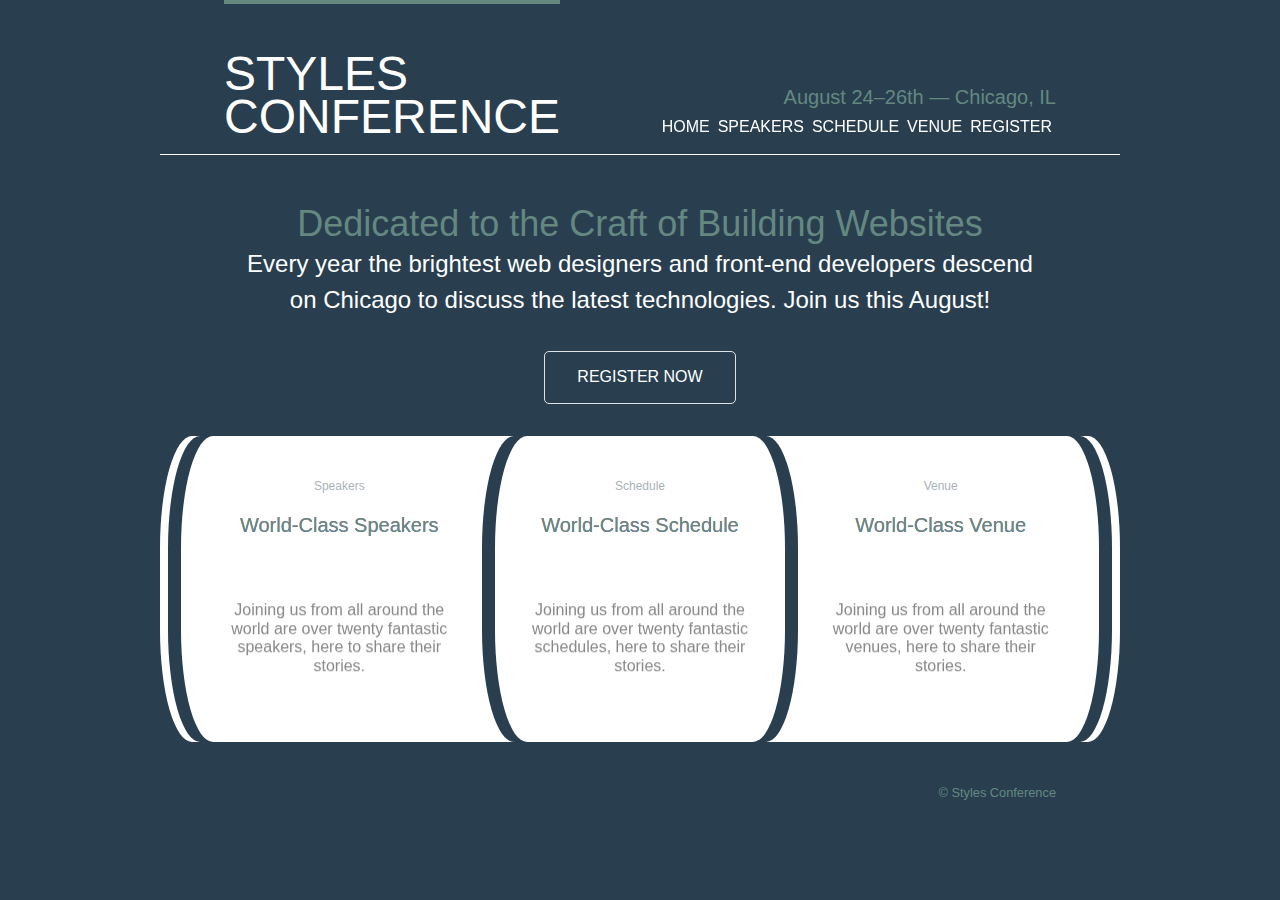
<file: index.html>
<!DOCTYPE html>
<html lang="en">
	<head>
		<meta charset="utf-8">
		<title>Styles Conference</title>
		<link rel="stylesheet" href="assets/stylesheets/normalize.css">
		<link rel="stylesheet" href="assets/stylesheets/main.css">
	</head>
	<body>
		<header>
			<a class="logo" href="index.html"><h1 class="logo">Styles<br>Conference</h1></a>
			<div class="header-info">
				<h3 class="header-info-h">August 24&ndash;26th &mdash; Chicago, IL</h3>
				<nav class="primary-nav">
					<ul>
						<li><a href="index.html" hover="Home"><span>Home</span></a>
						<li><a href="speakers.html" hover="Speakers"><span>Speakers</span></a>
						<li><a href="schedule.html" hover="Schedule"><span>Schedule</span></a>
						<li><a href="venue.html" hover="Venue"><span>Venue</span></a>
						<li><a href="register.html" hover="Register"><span>Register</span></a>
					</ul>
				</nav>
			</div>
		</header>
		<section class="hero">
			<h2>Dedicated to the Craft of Building Websites</h2>
			<p>Every year the brightest web designers and front-end developers descend on Chicago to discuss the latest technologies. Join us this August!</p>
			<a class="btn btn-alt" href="register.html">Register Now</a>
		</section>
		<div class="row-decoration">
			<div class="row-decoration-gap">
				<section class="teaser">
					<section class="hover-container">
						<h5>Speakers</h5>
						<a href="speakers.html">
							<h3 class="wave">World-Class Speakers</h3>
						</a>
						<div class="hover-img">
							<p>Joining us from all around the</br>world are over twenty fantastic</br>speakers, here to share their</br>stories.
								<img src="assets/images/home/speakers.jpg" alt="Professional Speakers">
							</p>
						</div>
					</section>
					<section class="row-decoration-gap">
						<section class="row-decoration hover-container">
							<h5>Schedule</h5>
							<a href="schedule.html">
								<h3 class="wave">World-Class Schedule</h3>
							</a>
							<div class="hover-img">
								<p>Joining us from all around the</br>world are over twenty fantastic</br>schedules, here to share their</br>stories.
									<img src="assets/images/home/schedule.jpg" alt="Professional Schedule">
								</p>
							</div>
						</section>
					</section>
					<section class="hover-container">
						<h5>Venue</h5>
						<a href="venue.html">
							<h3 class="wave">World-Class Venue</h3>
						</a>
						<div class="hover-img">
							<p>Joining us from all around the</br>world are over twenty fantastic</br>venues, here to share their</br>stories.
								<img src="assets/images/home/venue.jpg" alt="Professional Venue">
							</p>
						</div>
					</section>
				</section>
			</div>
		</div>
		<footer>
			<small>&copy; Styles Conference</small>
		</footer>
	</body>
</html>
</file>
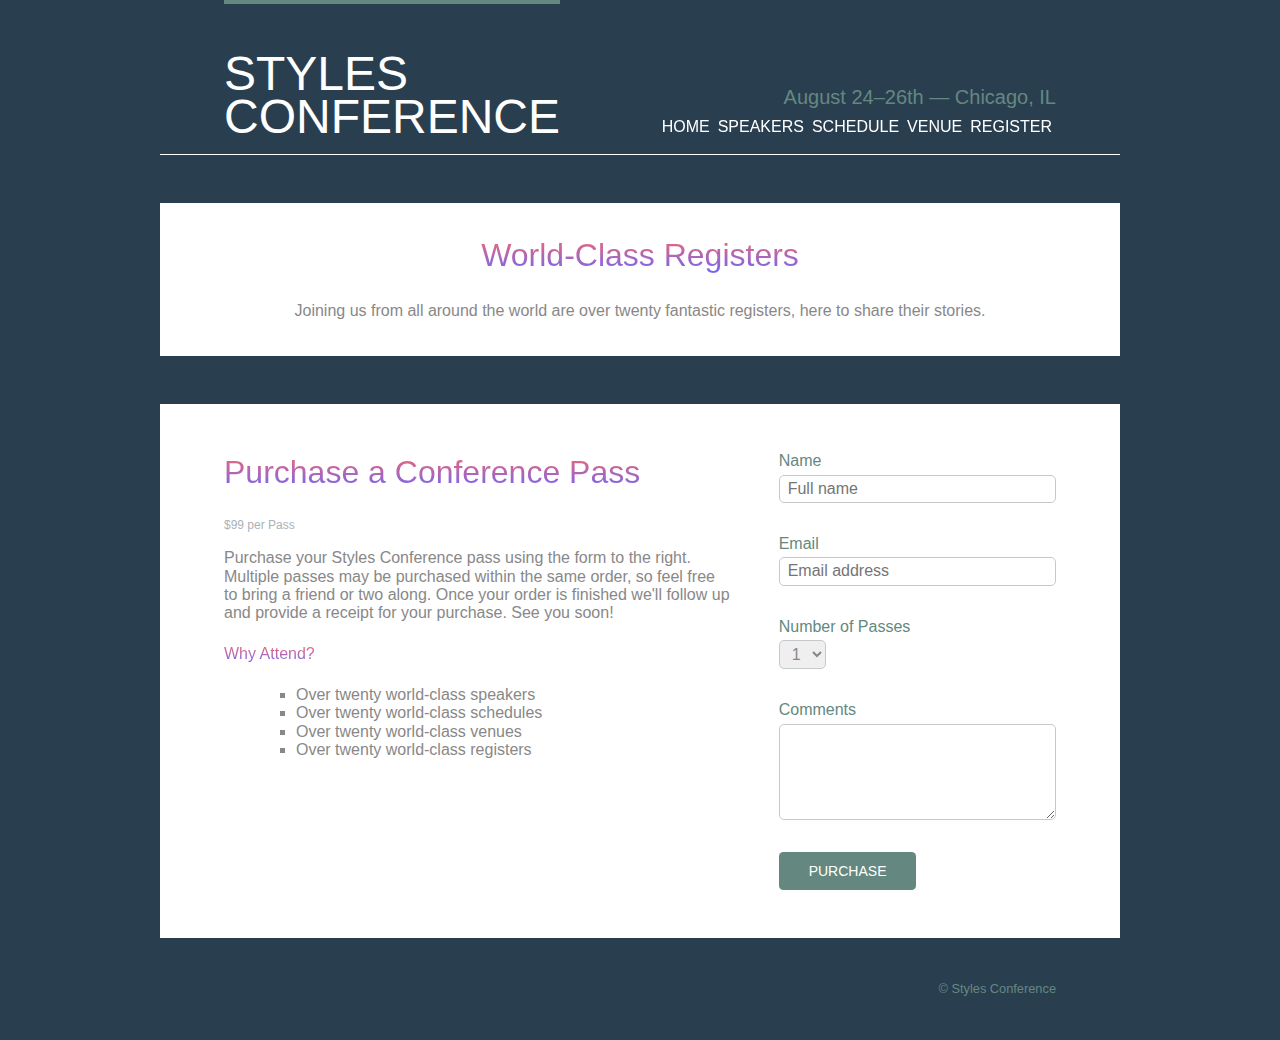
<file: register.html>
<!DOCTYPE html>
<html lang="en">
	<head>
		<meta charset="utf-8">
		<title>Styles Conference</title>
		<link rel="stylesheet" href="assets/stylesheets/normalize.css">
		<link rel="stylesheet" href="assets/stylesheets/main.css">
	</head>
	<body>
		<header>
			<a class="logo" href="index.html"><h1 class="logo">Styles<br>Conference</h1></a>
			<div class="header-info">
				<h3 class="header-info-h">August 24&ndash;26th &mdash; Chicago, IL</h3>
				<nav class="primary-nav">
					<ul>
						<li><a href="index.html" hover="Home"><span>Home</span></a>
						<li><a href="speakers.html" hover="Speakers"><span>Speakers</span></a>
						<li><a href="schedule.html" hover="Schedule"><span>Schedule</span></a>
						<li><a href="venue.html" hover="Venue"><span>Venue</span></a>
						<li><a href="register.html" hover="Register"><span>Register</span></a>
					</ul>
				</nav>
			</div>
		</header>
		<section class="row row-alt">
			<h2 class="wave">World-Class Registers</h2>
			<p>Joining us from all around the world are over twenty fantastic registers, here to share their stories.</p>
		</section>
		<section class="row row-alt">
			<section class="register">
				<section class="col-2-3">
					<h2 class="wave">Purchase a Conference Pass</h2>
					<h5>$99 per Pass</h5>
					<p>Purchase your Styles Conference pass using the form to the right. Multiple passes may be purchased within the same order, so feel free to bring a friend or two along. Once your order is finished we'll follow up and provide a receipt for your purchase. See you soon!</p>
					<h4 class="wave">Why Attend?</h4>
					<ul class="why-attend">
						<li>Over twenty world-class speakers</li>
						<li>Over twenty world-class schedules</li>
						<li>Over twenty world-class venues</li>
						<li>Over twenty world-class registers</li>
					</ul>
				</section>
				<form class="col-1-3" action="#" method="post">
					<fieldset class="register-group">
						<label>
							Name
							<input type="text" name="name" placeholder="Full name" required>
						</label>
						<label>
							Email
							<input type="email" name="email" placeholder="Email address" required>
						</label>
						<label>
							Number of Passes
							<select name="quantity" required>
								<option value="1" selected>1</option>
								<option value="2">2</option>
								<option value="3">3</option>
								<option value="4">4</option>
								<option value="5">5</option>
							</select>
						</label>
						<label>
							Comments
							<textarea name="comments"></textarea>
						</label>
					</fieldset>
					<input class="btn btn-default" type="submit" name="submit" value="Purchase">
				</form>
			</section>
		</section>
		<footer>
			<small>&copy; Styles Conference</small>
		</footer>
	</body>
</html>
</file>
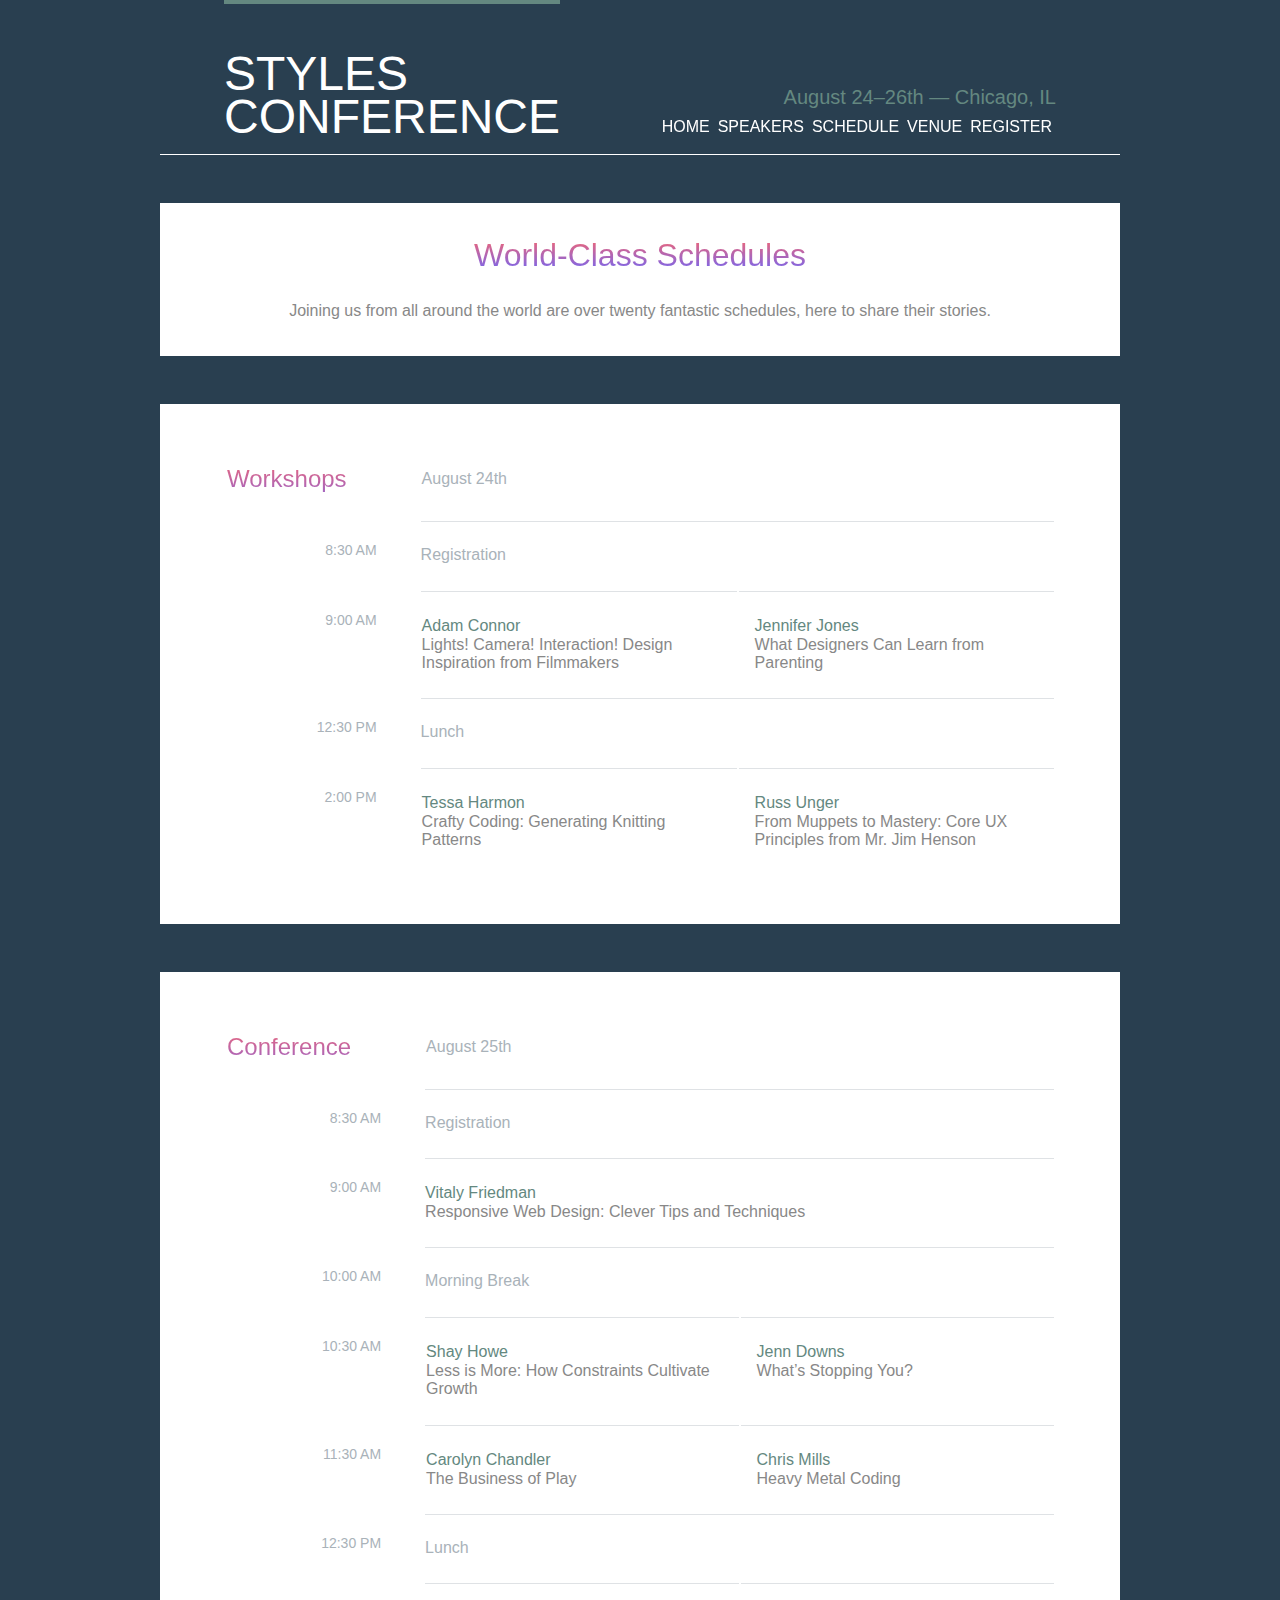
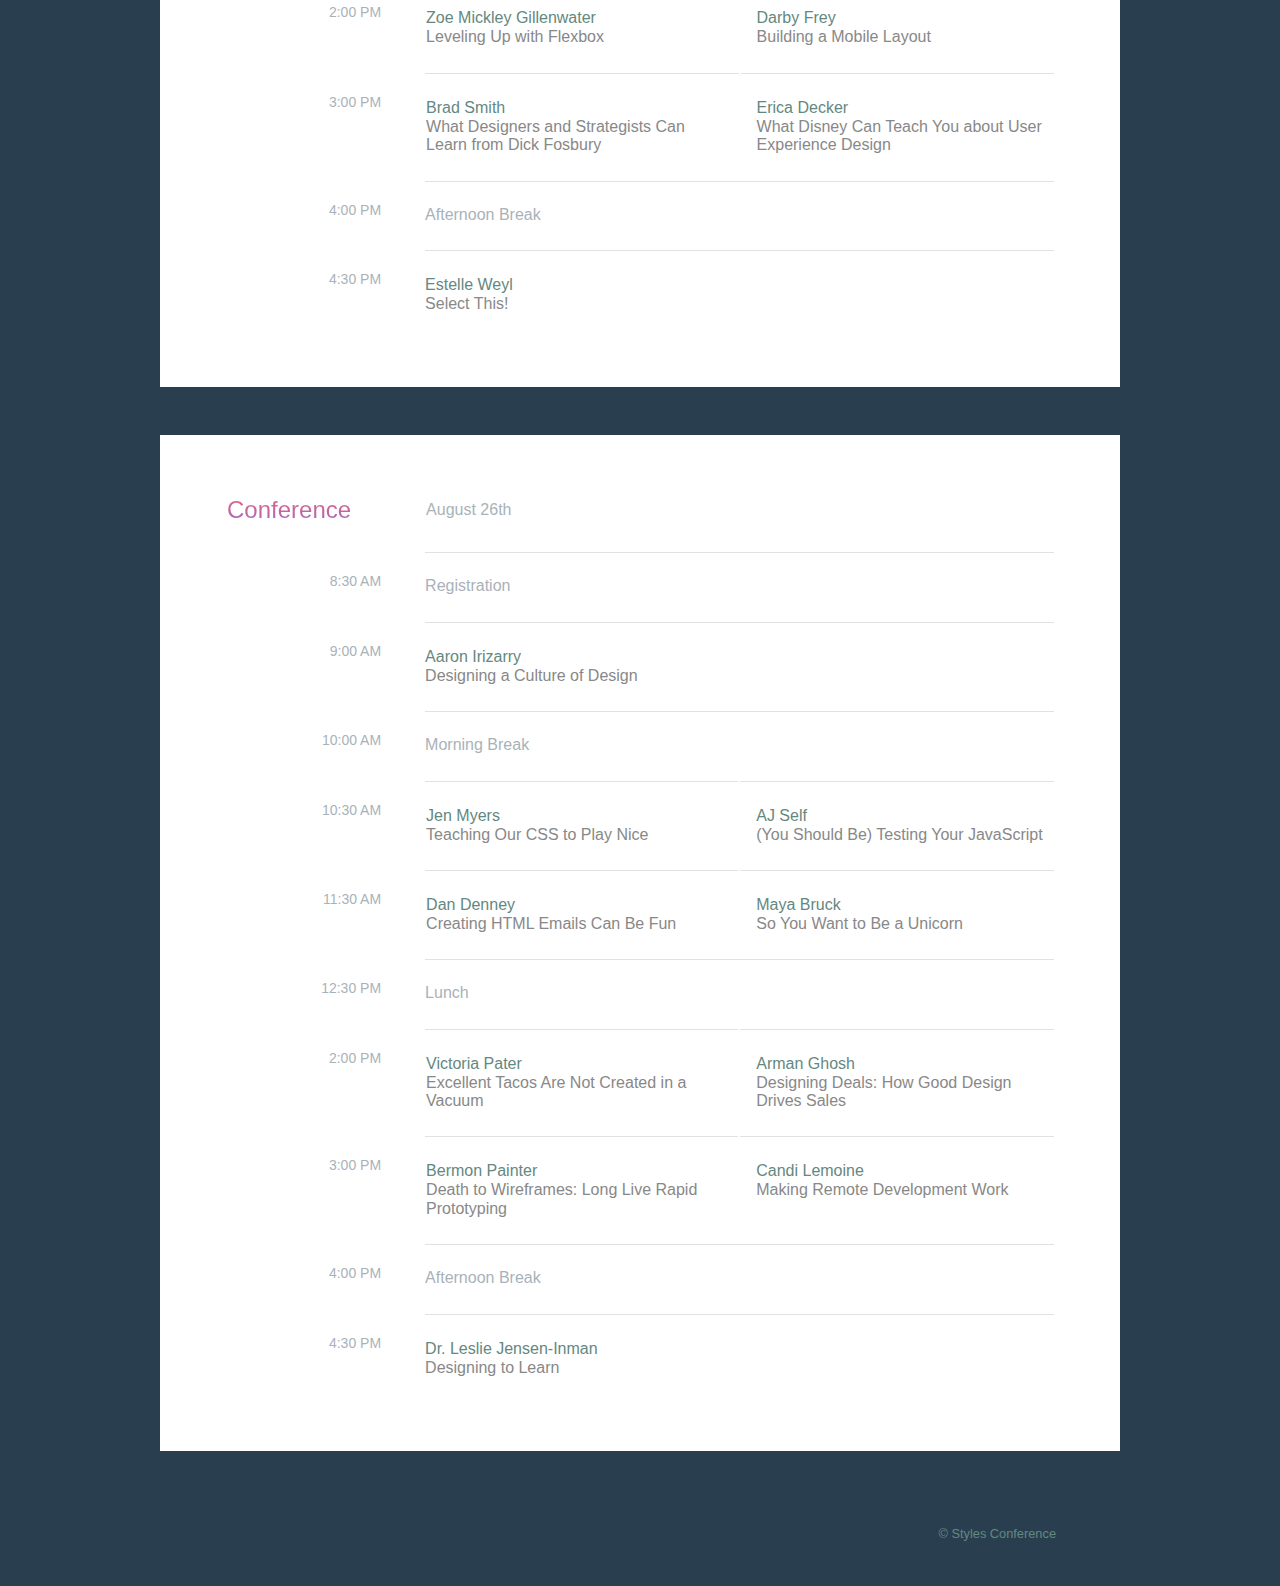
<file: schedule.html>
<!DOCTYPE html>
<html lang="en">
	<head>
		<meta charset="utf-8">
		<title>Styles Conference</title>
		<link rel="stylesheet" href="assets/stylesheets/normalize.css">
		<link rel="stylesheet" href="assets/stylesheets/main.css">
	</head>
	<body>
		<header>
			<a class="logo" href="index.html"><h1 class="logo">Styles<br>Conference</h1></a>
			<div class="header-info">
				<h3 class="header-info-h">August 24&ndash;26th &mdash; Chicago, IL</h3>
				<nav class="primary-nav">
					<ul>
						<li><a href="index.html" hover="Home"><span>Home</span></a>
							<li><a href="speakers.html" hover="Speakers"><span>Speakers</span></a>
								<li><a href="schedule.html" hover="Schedule"><span>Schedule</span></a>
									<li><a href="venue.html" hover="Venue"><span>Venue</span></a>
										<li><a href="register.html" hover="Register"><span>Register</span></a>
					</ul>
				</nav>
			</div>
		</header>
		<section class="row row-alt">
			<h2 class="wave">World-Class Schedules</h2>
			<p>Joining us from all around the world are over twenty fantastic schedules, here to share their stories.</p>
		</section>
		<table class="row row-alt">
			<thead>
				<tr>
					<th class="wave" scope="row">
						Workshops
					</th>
					<td class="schedule-offset" colspan="2">
						August 24th
					</td>
				</tr>
			</thead>
			<tbody>
				<tr>
					<th scope="row">
						<time datetime="08:30:00">8:30 AM</time>
					</th>
					<td class="schedule-offset" colspan="2">
						Registration
					</td>
				</tr>
				<tr>
					<th scope="row">
						<time datetime="09:00:00">9:00 AM</time>
					</th>
					<td>
						<a href="speakers.html#adam-connor">
							<h4>Adam Connor</h4>
							Lights! Camera! Interaction! Design Inspiration from Filmmakers
						</a>
					</td>
					<td>
						<a href="speakers.html#jennifer-jones">
							<h4>Jennifer Jones</h4>
							What Designers Can Learn from Parenting
						</a>
					</td>
				</tr>
				<tr>
					<th scope="row">
						<time datetime="12:30:00">12:30 PM</time>
					</th>
					<td class="schedule-offset" colspan="2">
						Lunch
					</td>
				</tr>
				<tr>
					<th scope="row">
						<time datetime="14:00">2:00 PM</time>
					</th>
					<td>
						<a href="speakers.html#tessa-harmon">
							<h4>Tessa Harmon</h4>
							Crafty Coding: Generating Knitting Patterns
						</a>
					</td>
					<td>
						<a href="speakers.html#russ-unger">
							<h4>Russ Unger</h4>
							From Muppets to Mastery: Core UX Principles from Mr. Jim Henson
						</a>
					</td>
				</tr>
			</tbody>
		</table>

		<!-- Conference -->

		<table class="row row-alt">
			<thead>
				<tr>
					<th class="wave" scope="row">
						Conference
					</th>
					<td class="schedule-offset" colspan="2">
						August 25th
					</td>
				</tr>
			</thead>
			<tbody>
				<tr>
					<th scope="row">
						<time datetime="08:30:00">8:30 AM</time>
					</th>
					<td class="schedule-offset" colspan="2">
						Registration
					</td>
				</tr>
				<tr>
					<th scope="row">
						<time datetime="09:00:00">9:00 AM</time>
					</th>
					<td colspan="2">
						<a href="speakers.html#vitaly-friedman">
							<h4>Vitaly Friedman</h4>
							Responsive Web Design: Clever Tips and Techniques
						</a>
					</td>
				</tr>
				<tr>
					<th scope="row">
						<time datetime="10:00:00">10:00 AM</time>
					</th>
					<td class="schedule-offset" colspan="2">
						Morning Break
					</td>
				</tr>
				<tr>
					<th scope="row">
						<time datetime="10:30:00">10:30 AM</time>
					</th>
					<td>
						<a href="speakers.html#shay-howe">
							<h4>Shay Howe</h4>
							Less is More: How Constraints Cultivate Growth
						</a>
					</td>
					<td>
						<a href="speakers.html#jenn-downs">
							<h4>Jenn Downs</h4>
							What&#8217;s Stopping You?
						</a>
					</td>
				</tr>
				<tr>
					<th scope="row">
						<time datetime="11:30:00">11:30 AM</time>
					</th>
					<td>
						<a href="speakers.html#carolyn-chandler">
							<h4>Carolyn Chandler</h4>
							The Business of Play
						</a>
					</td>
					<td>
						<a href="speakers.html#chris-mills">
							<h4>Chris Mills</h4>
							Heavy Metal Coding
						</a>
					</td>
				</tr>
				<tr>
					<th scope="row">
						<time datetime="12:30:00">12:30 PM</time>
					</th>
					<td class="schedule-offset" colspan="2">
						Lunch
					</td>
				</tr>
				<tr>
					<th scope="row">
						<time datetime="14:00">2:00 PM</time>
					</th>
					<td>
						<a href="speakers.html#zoe-mickley-gillenwater">
							<h4>Zoe Mickley Gillenwater</h4>
							Leveling Up with Flexbox
						</a>
					</td>
					<td>
						<a href="speakers.html#darby-frey">
							<h4>Darby Frey</h4>
							Building a Mobile Layout
						</a>
					</td>
				</tr>
				<tr>
					<th scope="row">
						<time datetime="15:00:00">3:00 PM</time>
					</th>
					<td>
						<a href="speakers.html#brad-smith">
							<h4>Brad Smith</h4>
							What Designers and Strategists Can Learn from Dick Fosbury
						</a>
					</td>
					<td>
						<a href="speakers.html#erica-decker">
							<h4>Erica Decker</h4>
							What Disney Can Teach You about User Experience Design
						</a>
					</td>
				</tr>
				<tr>
					<th scope="row">
						<time datetime="16:00:00">4:00 PM</time>
					</th>
					<td class="schedule-offset" colspan="2">
						Afternoon Break
					</td>
				</tr>
				<tr>
					<th scope="row">
						<time datetime="16:30:00">4:30 PM</time>
					</th>
					<td colspan="2">
						<a href="speakers.html#estelle-weyl">
							<h4>Estelle Weyl</h4>
							Select This!
						</a>
					</td>
				</tr>
			</tbody>
		</table>

		<!-- Conference -->

		<table class="row row-alt">
			<thead>
				<tr>
					<th class="wave" scope="row">
						Conference
					</th>
					<td class="schedule-offset" colspan="2">
						August 26th
					</td>
				</tr>
			</thead>
			<tbody>
				<tr>
					<th scope="row">
						<time datetime="08:30:00">8:30 AM</time>
					</th>
					<td class="schedule-offset" colspan="2">
						Registration
					</td>
				</tr>
				<tr>
					<th scope="row">
						<time datetime="09:00:00">9:00 AM</time>
					</th>
					<td colspan="2">
						<a href="speakers.html#aaron-irizarry">
							<h4>Aaron Irizarry</h4>
							Designing a Culture of Design
						</a>
					</td>
				</tr>
				<tr>
					<th scope="row">
						<time datetime="10:00:00">10:00 AM</time>
					</th>
					<td class="schedule-offset" colspan="2">
						Morning Break
					</td>
				</tr>
				<tr>
					<th scope="row">
						<time datetime="10:30:00">10:30 AM</time>
					</th>
					<td>
						<a href="speakers.html#jen-myers">
							<h4>Jen Myers</h4>
							Teaching Our CSS to Play Nice
						</a>
					</td>
					<td>
						<a href="speakers.html#aj-self">
							<h4>AJ Self</h4>
							(You Should Be) Testing Your JavaScript
						</a>
					</td>
				</tr>
				<tr>
					<th scope="row">
						<time datetime="11:30:00">11:30 AM</time>
					</th>
					<td>
						<a href="speakers.html#dan-denney">
							<h4>Dan Denney</h4>
							Creating HTML Emails Can Be Fun
						</a>
					</td>
					<td>
						<a href="speakers.html#maya-bruck">
							<h4>Maya Bruck</h4>
							So You Want to Be a Unicorn
						</a>
					</td>
				</tr>
				<tr>
					<th scope="row">
						<time datetime="12:30:00">12:30 PM</time>
					</th>
					<td class="schedule-offset" colspan="2">
						Lunch
					</td>
				</tr>
				<tr>
					<th scope="row">
						<time datetime="14:00">2:00 PM</time>
					</th>
					<td>
						<a href="speakers.html#victoria-pater">
							<h4>Victoria Pater</h4>
							Excellent Tacos Are Not Created in a Vacuum
						</a>
					</td>
					<td>
						<a href="speakers.html#arman-ghosh">
							<h4>Arman Ghosh</h4>
							Designing Deals: How Good Design Drives Sales
						</a>
					</td>
				</tr>
				<tr>
					<th scope="row">
						<time datetime="15:00:00">3:00 PM</time>
					</th>
					<td>
						<a href="speakers.html#bermon-painter">
							<h4>Bermon Painter</h4>
							Death to Wireframes: Long Live Rapid Prototyping
						</a>
					</td>
					<td>
						<a href="speakers.html#candi-lemoine">
							<h4>Candi Lemoine</h4>
							Making Remote Development Work
						</a>
					</td>
				</tr>
				<tr>
					<th scope="row">
						<time datetime="16:00:00">4:00 PM</time>
					</th>
					<td class="schedule-offset" colspan="2">
						Afternoon Break
					</td>
				</tr>
				<tr>
					<th scope="row">
						<time datetime="16:30:00">4:30 PM</time>
					</th>
					<td colspan="2">
						<a href="speakers.html#leslie-jensen-inman">
							<h4>Dr. Leslie Jensen-Inman</h4>
							Designing to Learn
						</a>
					</td>
				</tr>
			</tbody>
		</table>

		</div>
		</section>
		<footer>
			<small>&copy; Styles Conference</small>
		</footer>
	</body>
</html>
</file>
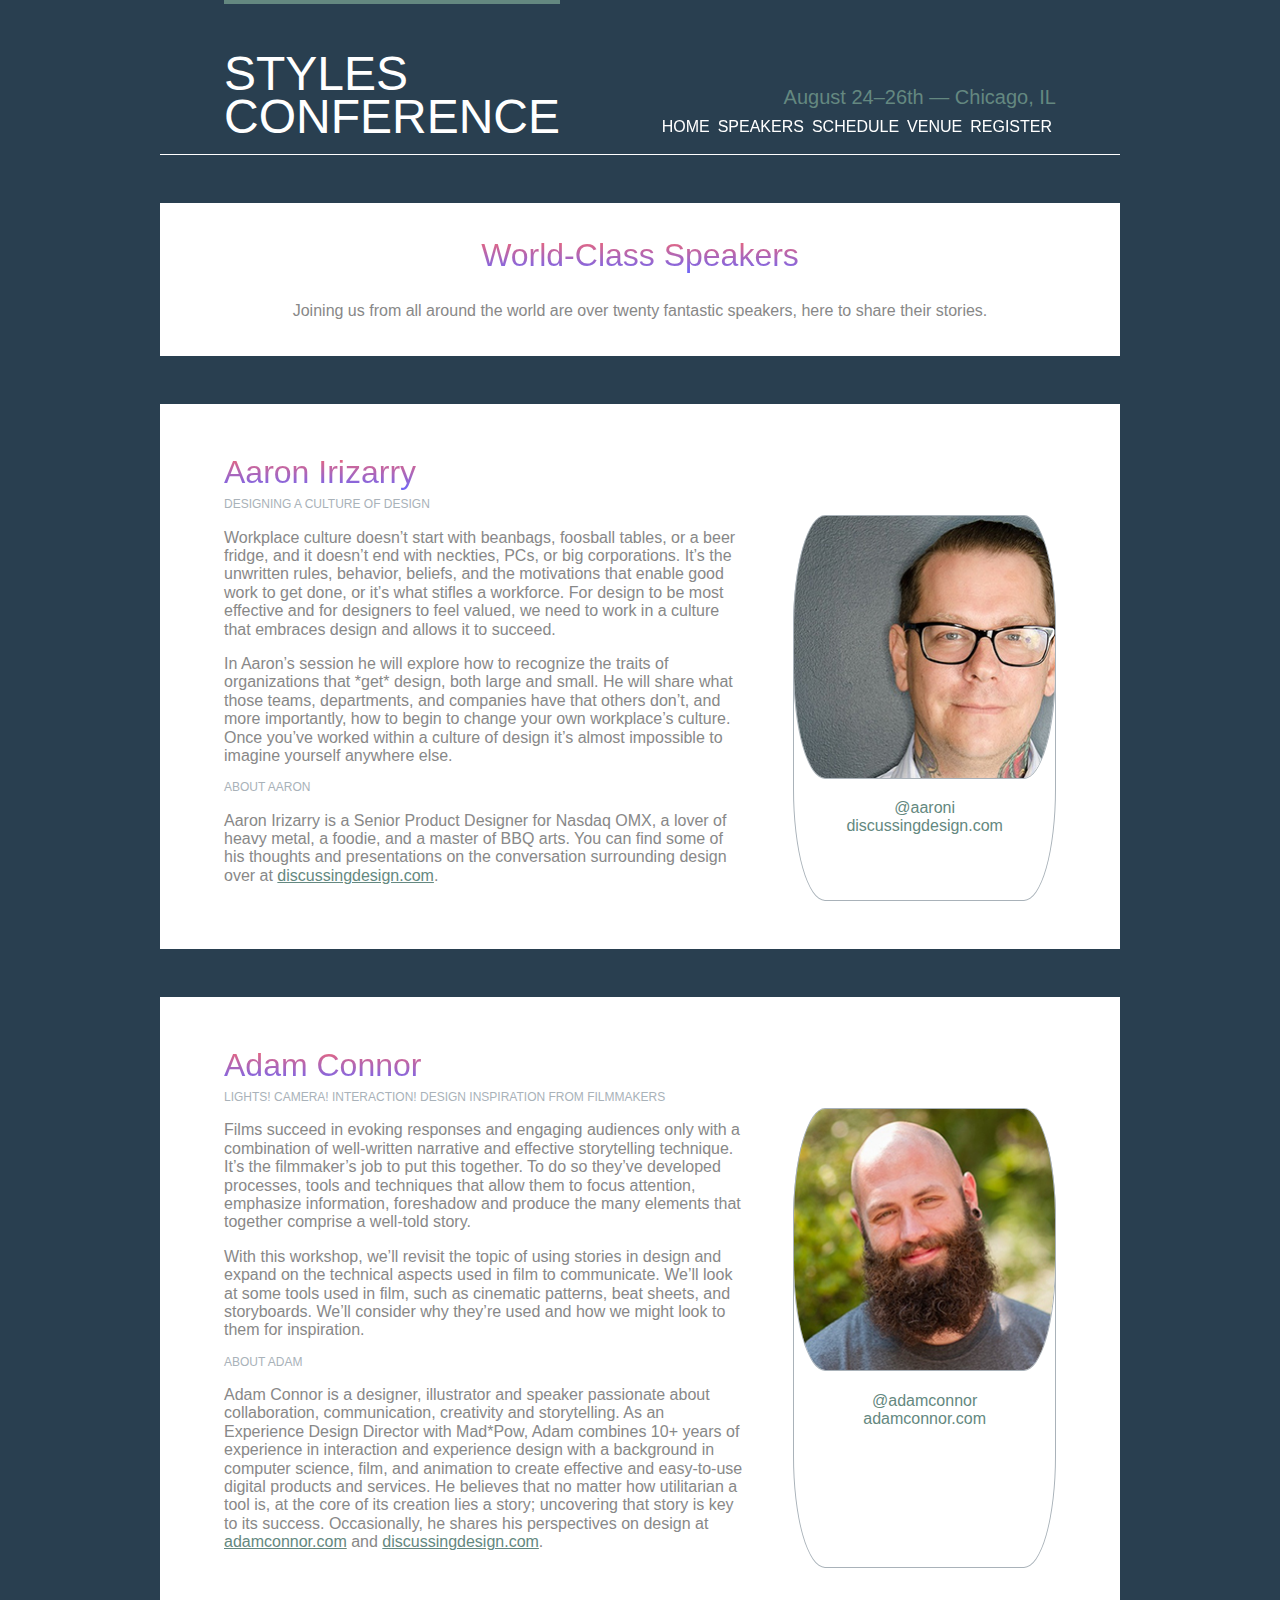
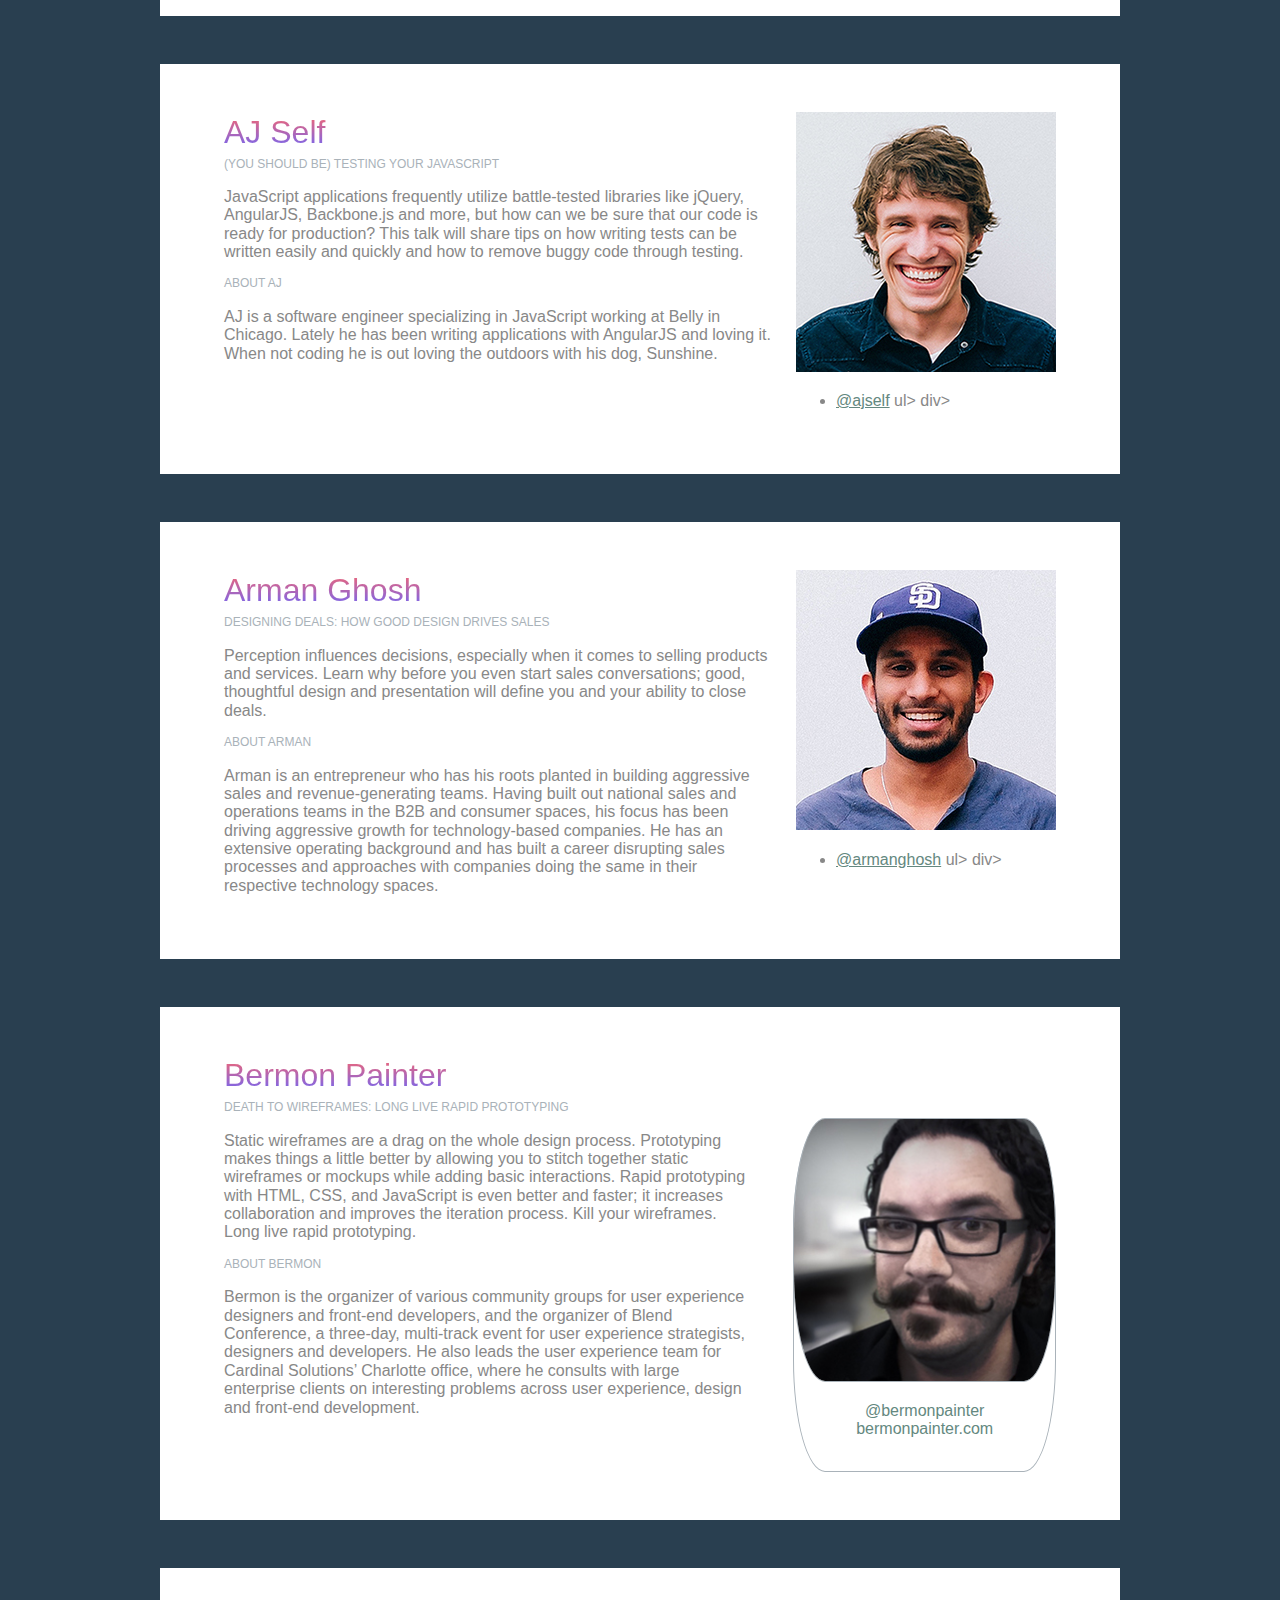
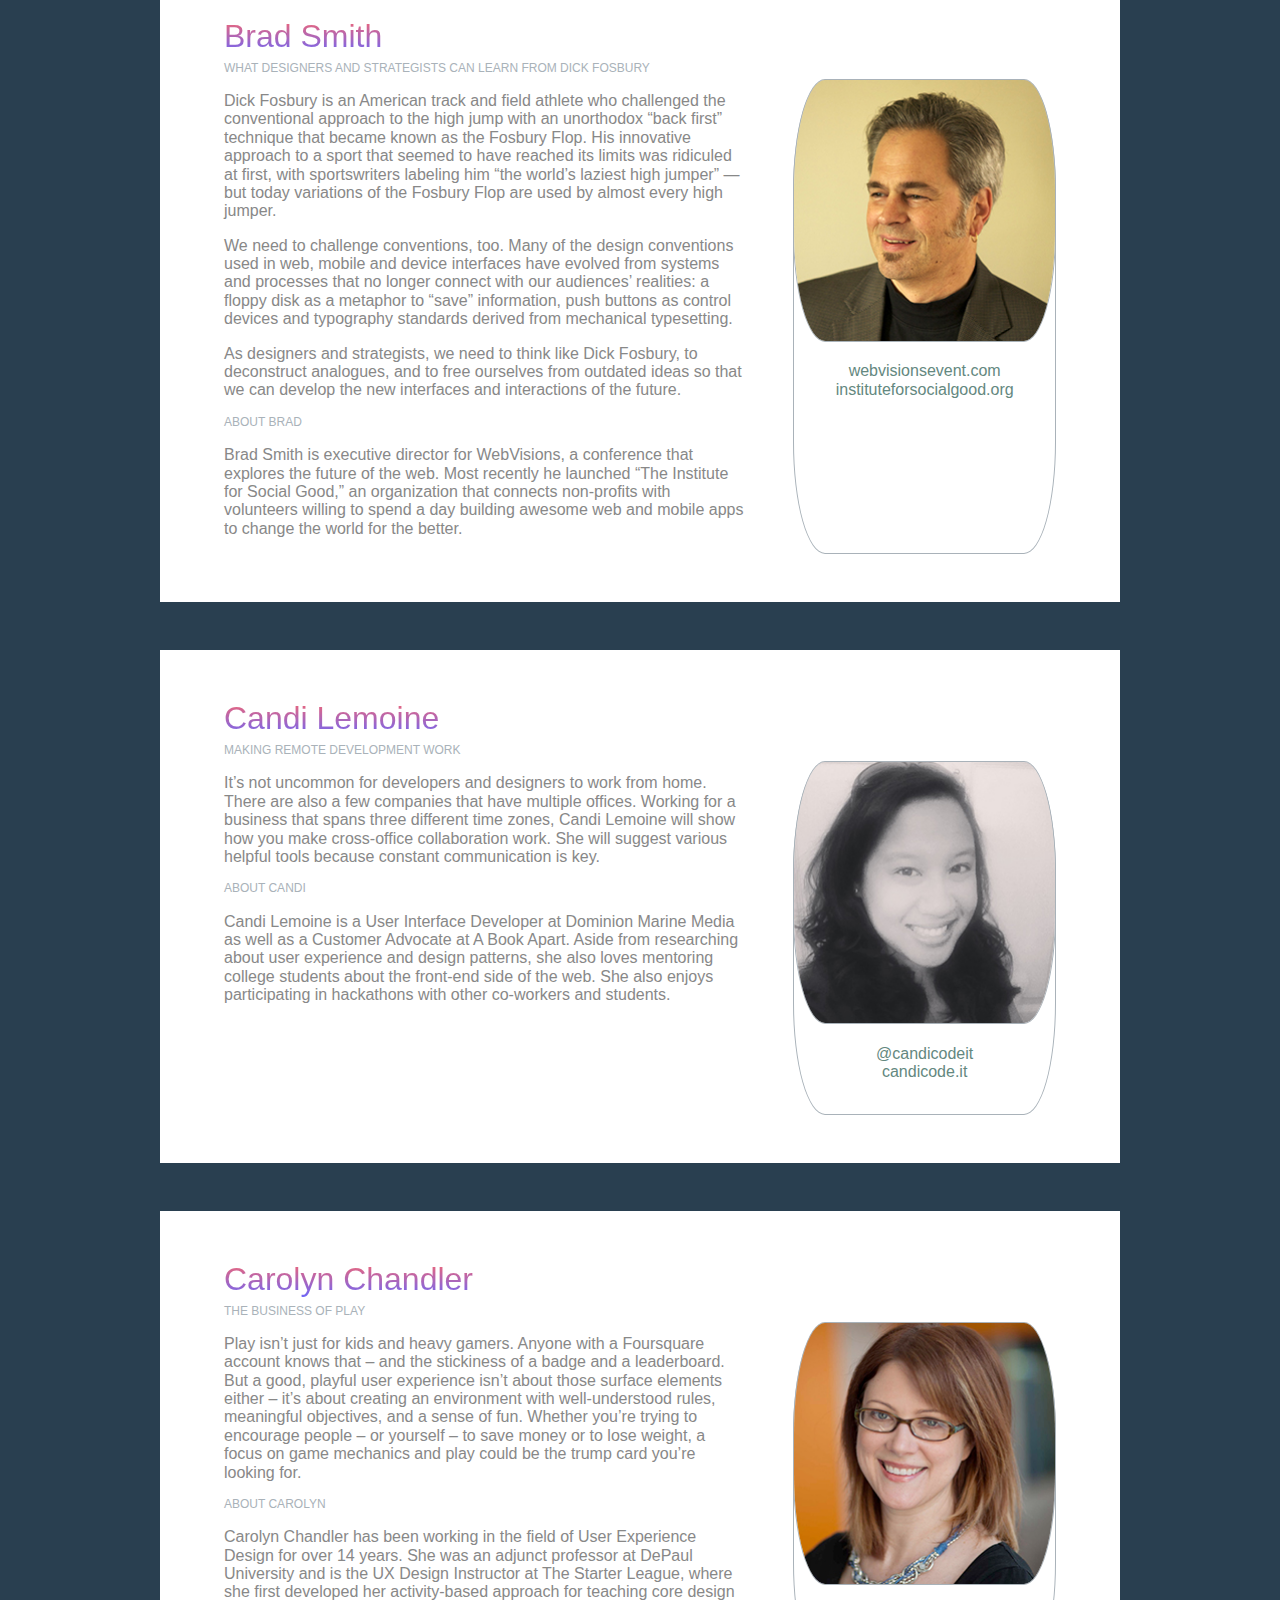
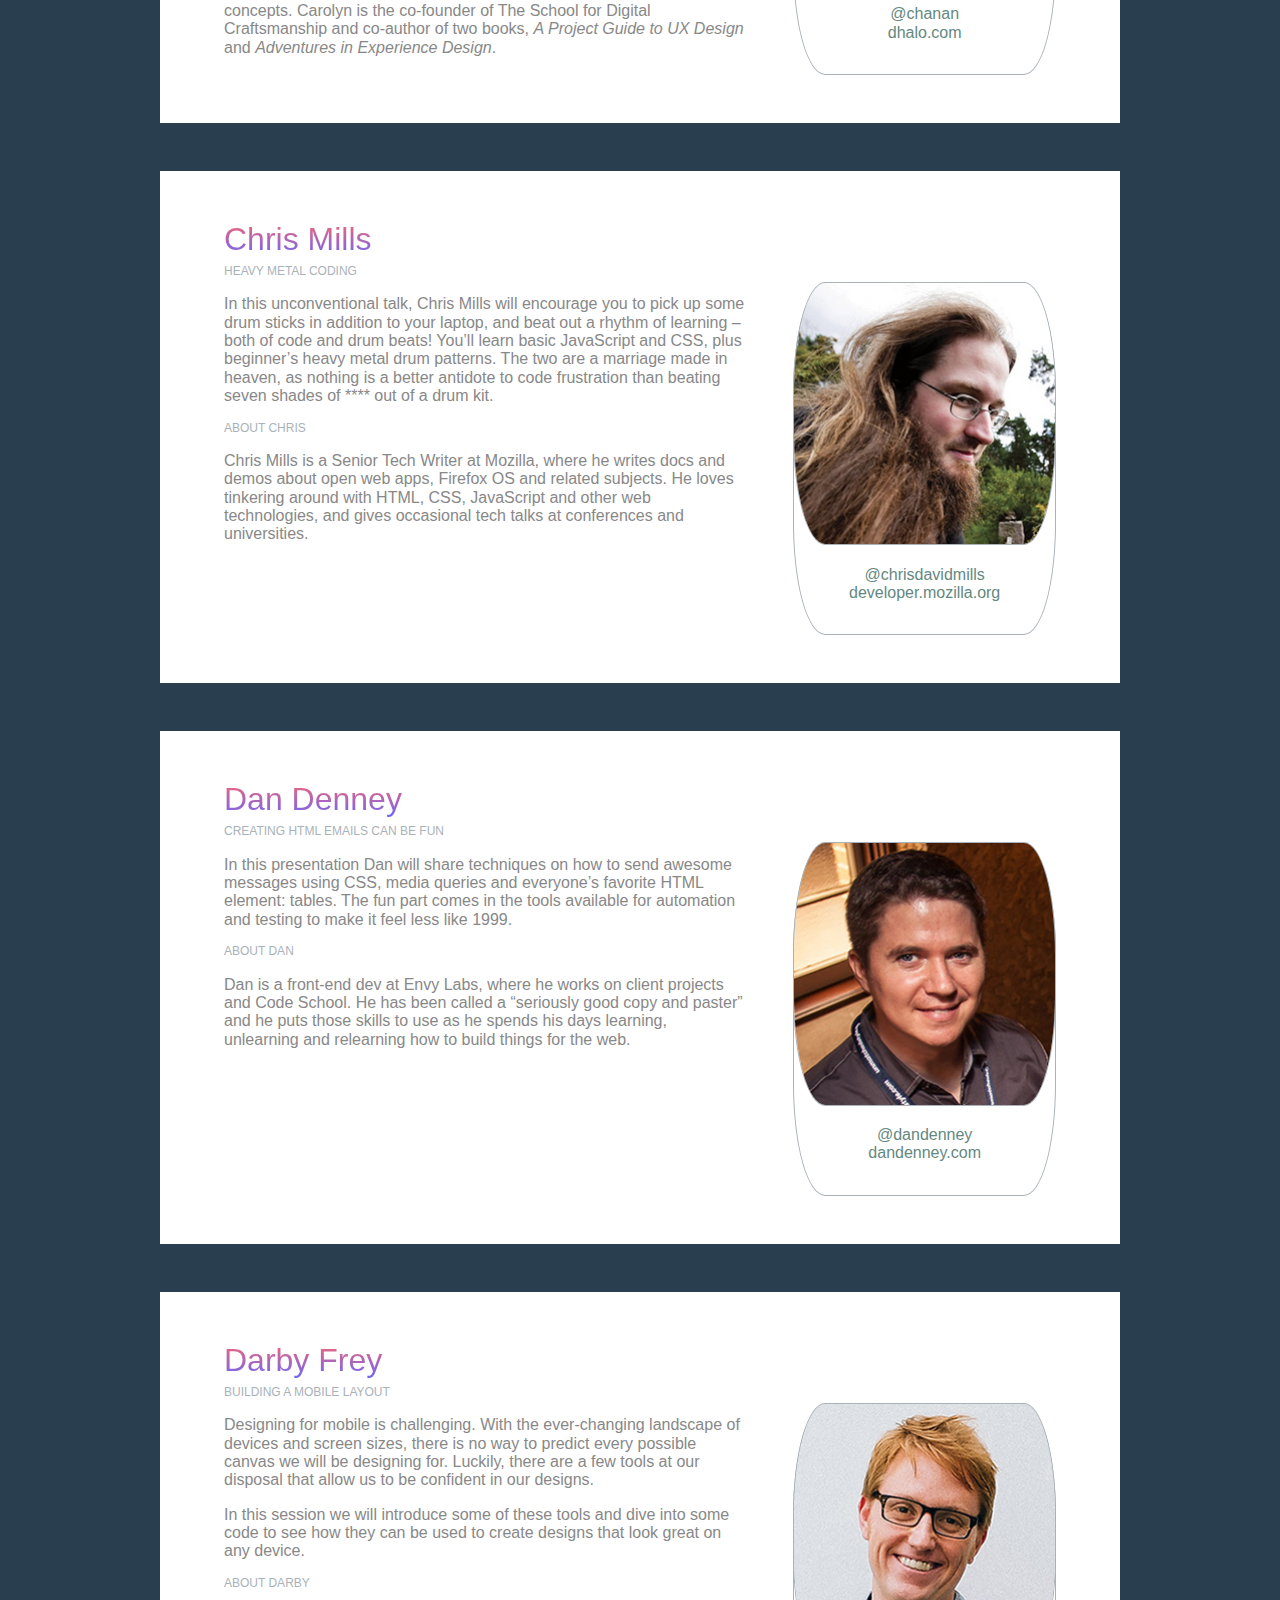
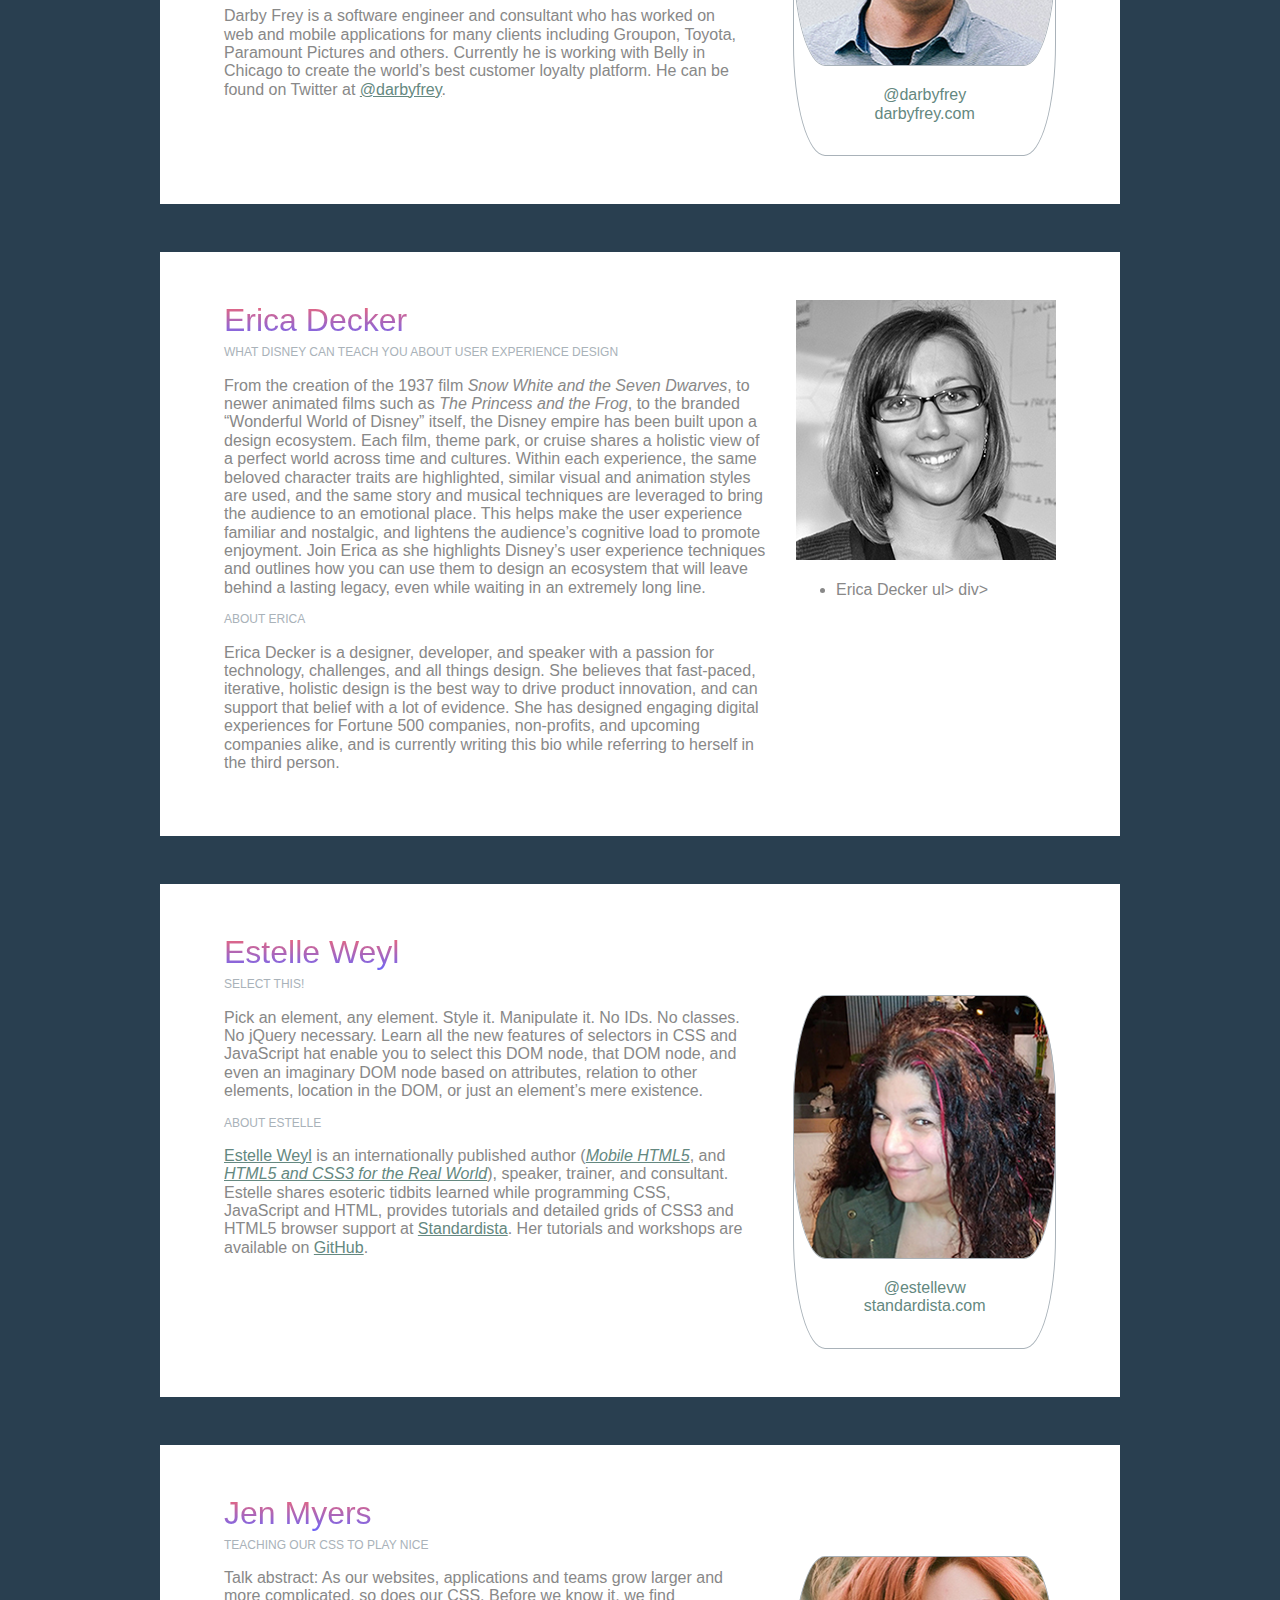
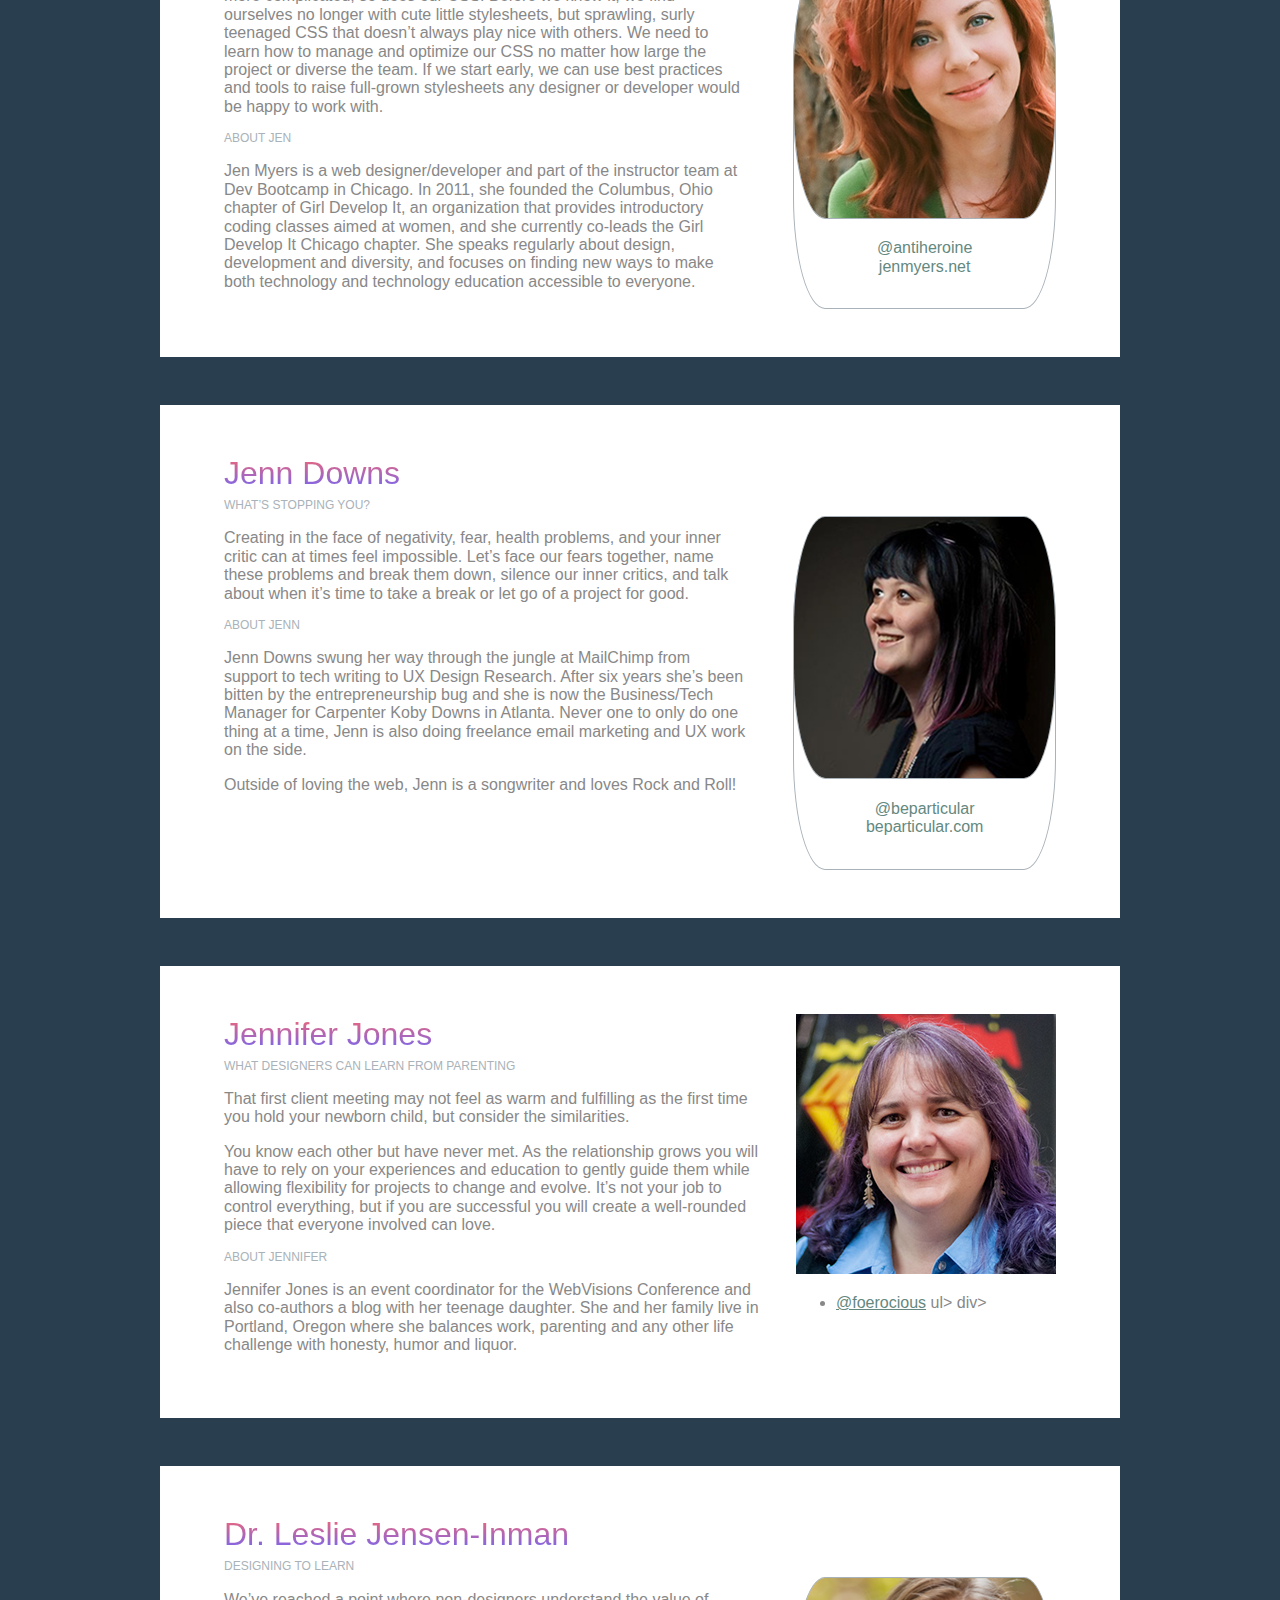
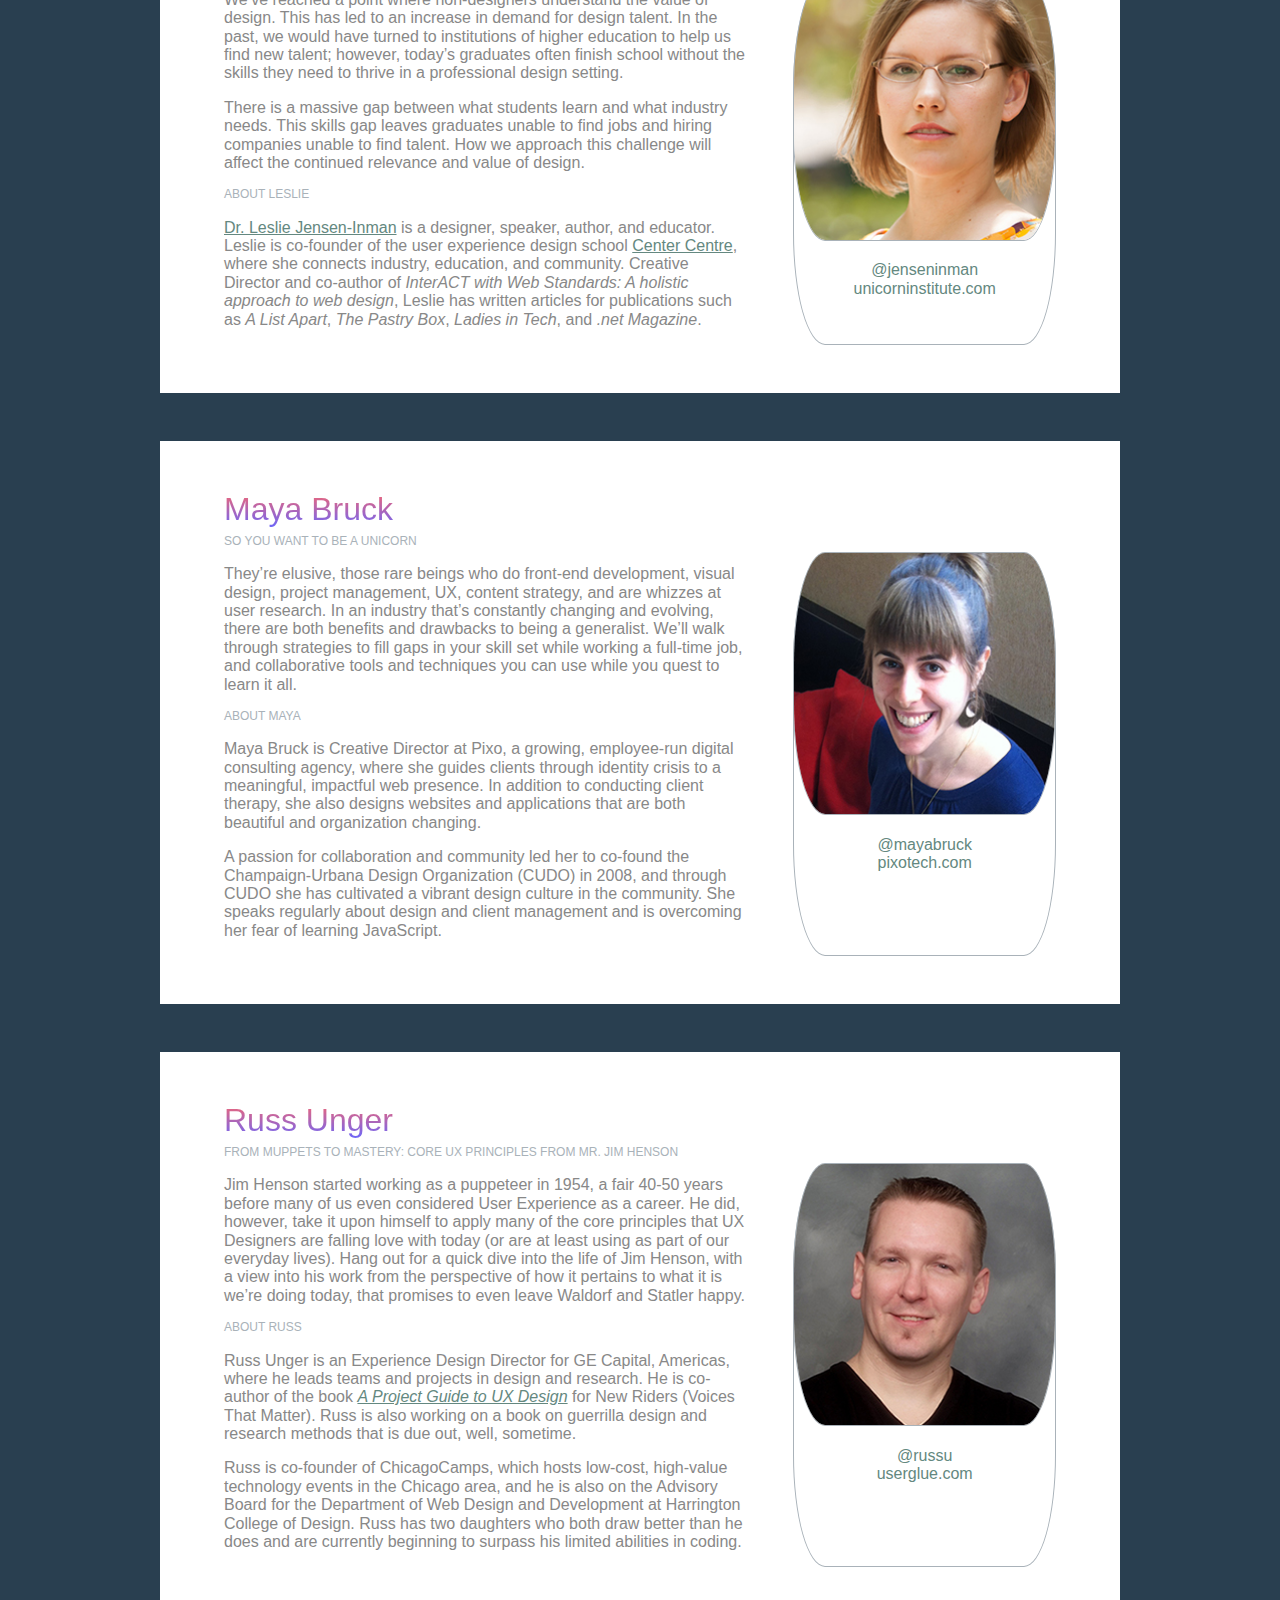
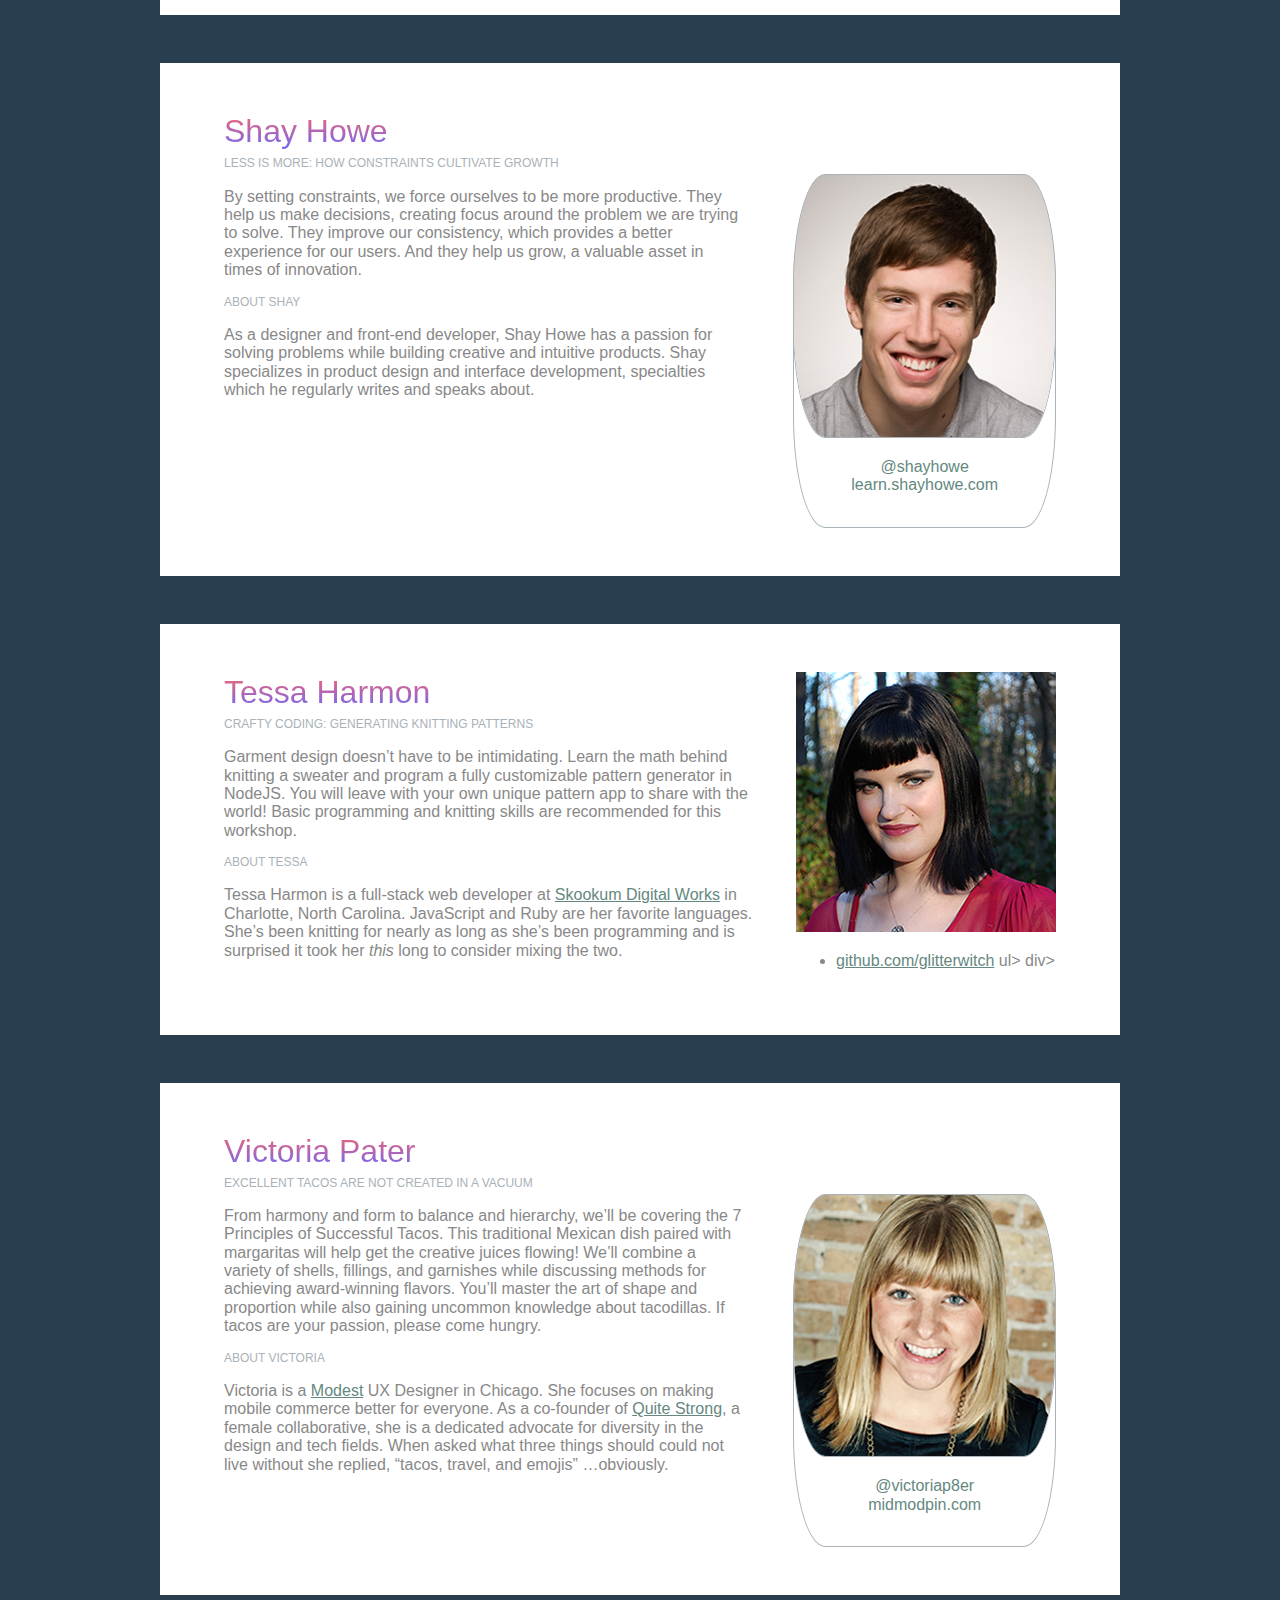
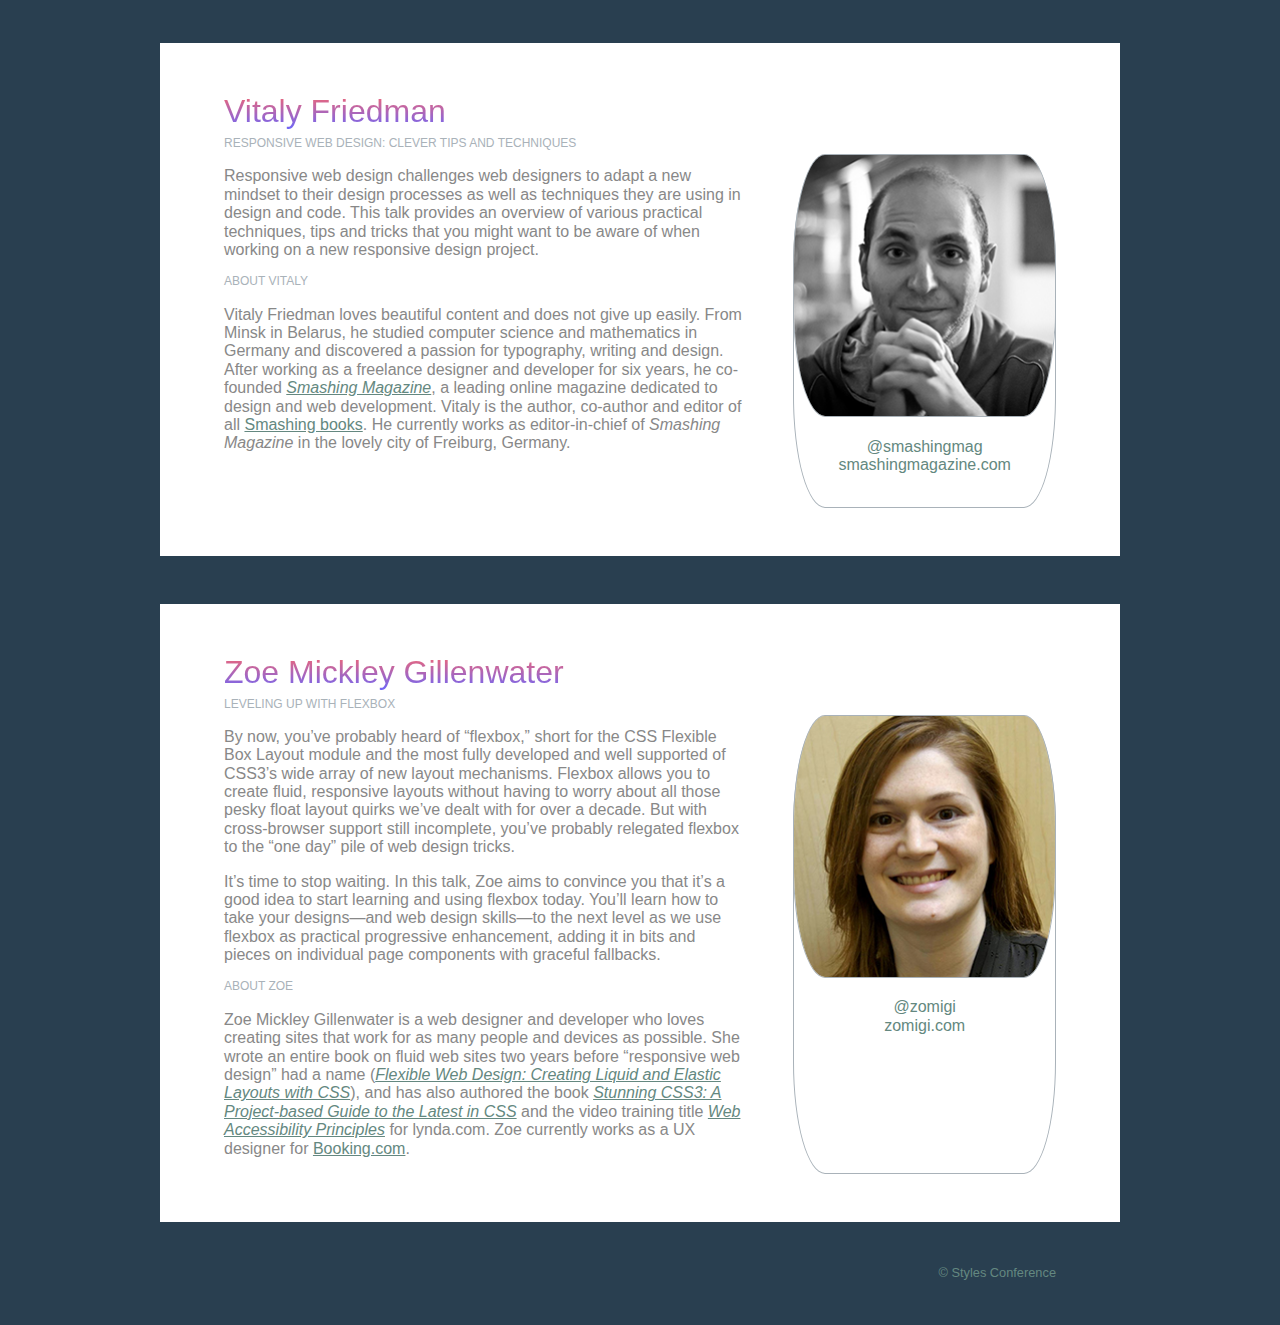
<file: speakers.html>
<!DOCTYPE html>
<html lang="en">
<head>
  <meta charset="utf-8">
  <title>Styles Conference</title>
  <link rel="stylesheet" href="assets/stylesheets/normalize.css">
  <link rel="stylesheet" href="assets/stylesheets/main.css">
</head>
<body>
  <header>
    <a class="logo" href="index.html">
    <h1 class="logo">Styles<br>Conference</h1></a>
    <div class="header-info">
      <h3 class="header-info-h">August 24–26th — Chicago, IL</h3>
      <nav class="primary-nav">
        <ul>
          <li><a href="index.html" hover="Home"><span>Home</span></a>
          <li><a href="speakers.html" hover="Speakers"><span>Speakers</span></a>
          <li><a href="schedule.html" hover="Schedule"><span>Schedule</span></a>
          <li><a href="venue.html" hover="Venue"><span>Venue</span></a>
          <li><a href="register.html" hover="Register"><span>Register</span></a>
        </ul>
      </nav>
    </div>
  </header>
  <section class="row row-alt">
    <h2 class="wave">World-Class Speakers</h2>
    <p>Joining us from all around the world are over twenty fantastic speakers, here to share their stories.
  </section>
  <section class="row row-alt">
    <section class="speaker" id="aaron-irizarry">
      <div class="speaker-info col-2-3">
        <h2 class="wave">Aaron Irizarry</h2>
        <h5>Designing a Culture of Design</h5>
        <p>Workplace culture doesn’t start with beanbags, foosball tables, or a beer fridge, and it doesn’t end with neckties, PCs, or big corporations. It’s the unwritten rules, behavior, beliefs, and the motivations that enable good work to get done, or it’s what stifles a workforce. For design to be most effective and for designers to feel valued, we need to work in a culture that embraces design and allows it to succeed.
        <p>In Aaron’s session he will explore how to recognize the traits of organizations that *get* design, both large and small. He will share what those teams, departments, and companies have that others don’t, and more importantly, how to begin to change your own workplace’s culture. Once you’ve worked within a culture of design it’s almost impossible to imagine yourself anywhere else.
        <h5>About Aaron</h5>
        <p>Aaron Irizarry is a Senior Product Designer for Nasdaq OMX, a lover of heavy metal, a foodie, and a master of BBQ arts. You can find some of his thoughts and presentations on the conversation surrounding design over at <a href="http://www.discussingdesign.com/">discussingdesign.com</a>.
      </div>
      <aside class="speaker-socials col-1-3">
        <img src="assets/images/speakers/aaron-irizarry.jpg" alt="Aaron Irizarry">
        <ul>
          <li><a href="https://twitter.com/aaroni">@aaroni</a>
          <li><a href="http://www.discussingdesign.com/">discussingdesign.com</a>
        </ul>
      </aside>
    </section>
  </section>
  <section class="row row-alt">
    <section class="speaker" id="adam-connor">
      <div class="speaker-info col-2-3">
        <h2 class="wave">Adam Connor</h2>
        <h5>Lights! Camera! Interaction! Design Inspiration from Filmmakers</h5>
        <p>Films succeed in evoking responses and engaging audiences only with a combination of well-written narrative and effective storytelling technique. It’s the filmmaker’s job to put this together. To do so they’ve developed processes, tools and techniques that allow them to focus attention, emphasize information, foreshadow and produce the many elements that together comprise a well-told story.
        <p>With this workshop, we’ll revisit the topic of using stories in design and expand on the technical aspects used in film to communicate. We’ll look at some tools used in film, such as cinematic patterns, beat sheets, and storyboards. We’ll consider why they’re used and how we might look to them for inspiration.
        <h5>About Adam</h5>
        <p>Adam Connor is a designer, illustrator and speaker passionate about collaboration, communication, creativity and storytelling. As an Experience Design Director with Mad*Pow, Adam combines 10+ years of experience in interaction and experience design with a background in computer science, film, and animation to create effective and easy-to-use digital products and services. He believes that no matter how utilitarian a tool is, at the core of its creation lies a story; uncovering that story is key to its success. Occasionally, he shares his perspectives on design at <a href="http://adamconnor.com/">adamconnor.com</a> and <a href="http://www.discussingdesign.com/">discussingdesign.com</a>.
      </div>
      <aside class="speaker-socials col-1-3">
        <img src="assets/images/speakers/adam-connor.jpg" alt="Adam Connor">
        <ul>
          <li><a href="https://twitter.com/adamconnor">@adamconnor</a>
          <li><a href="http://adamconnor.com/">adamconnor.com</a>
        </ul>
      </aside>
    </section>
  </section>
  <section class="row row-alt">
    <section class="speaker" id="aj-self">
      <div class="speaker-info col-2-3">
        <h2 class="wave">AJ Self</h2>
        <h5>(You Should Be) Testing Your JavaScript</h5>
        <p>JavaScript applications frequently utilize battle-tested libraries like jQuery, AngularJS, Backbone.js and more, but how can we be sure that our code is ready for production? This talk will share tips on how writing tests can be written easily and quickly and how to remove buggy code through testing.
        <h5>About AJ</h5>
        <p>AJ is a software engineer specializing in JavaScript working at Belly in Chicago. Lately he has been writing applications with AngularJS and loving it. When not coding he is out loving the outdoors with his dog, Sunshine.
      </div>
      <aside class="speaker-socia col-1-3ls">
        <img src="assets/images/speakers/aj-self.jpg" alt="Aj Self">
        <ul>
          <li><a href="https://twitter.com/ajself">@ajself</a>
          ul>
        div>
    </section>
  </section>
  <section class="row row-alt">
    <section class="speaker" id="arman-ghosh">
      <div class="speaker-info col-2-3">
        <h2 class="wave">Arman Ghosh</h2>
        <h5>Designing Deals: How Good Design Drives Sales</h5>
        <p>Perception influences decisions, especially when it comes to selling products and services. Learn why before you even start sales conversations; good, thoughtful design and presentation will define you and your ability to close deals.
        <h5>About Arman</h5>
        <p>Arman is an entrepreneur who has his roots planted in building aggressive sales and revenue-generating teams. Having built out national sales and operations teams in the B2B and consumer spaces, his focus has been driving aggressive growth for technology-based companies. He has an extensive operating background and has built a career disrupting sales processes and approaches with companies doing the same in their respective technology spaces.
      </div>
      <aside class="speaker-socia col-1-3ls">
        <img src="assets/images/speakers/arman-ghosh.jpg" alt="Arman Ghosh">
        <ul>
          <li><a href="https://twitter.com/armanghosh">@armanghosh</a>
          ul>
        div>
    </section>
  </section>
  <section class="row row-alt">
    <section class="speaker" id="bermon-painter">
      <div class="speaker-info col-2-3">
        <h2 class="wave">Bermon Painter</h2>
        <h5>Death to Wireframes: Long Live Rapid Prototyping</h5>
        <p>Static wireframes are a drag on the whole design process. Prototyping makes things a little better by allowing you to stitch together static wireframes or mockups while adding basic interactions. Rapid prototyping with HTML, CSS, and JavaScript is even better and faster; it increases collaboration and improves the iteration process. Kill your wireframes. Long live rapid prototyping.
        <h5>About Bermon</h5>
        <p>Bermon is the organizer of various community groups for user experience designers and front-end developers, and the organizer of Blend Conference, a three-day, multi-track event for user experience strategists, designers and developers. He also leads the user experience team for Cardinal Solutions’ Charlotte office, where he consults with large enterprise clients on interesting problems across user experience, design and front-end development.
      </div>
      <aside class="speaker-socials col-1-3">
        <img src="assets/images/speakers/bermon-painter.jpg" alt="Bermon Painter">
        <ul>
          <li><a href="https://twitter.com/bermonpainter">@bermonpainter</a>
          <li><a href="http://bermonpainter.com/">bermonpainter.com</a>
        </ul>
      </aside>
    </section>
  </section>
  <section class="row row-alt">
    <section class="speaker" id="brad-smith">
      <div class="speaker-info col-2-3">
        <h2 class="wave">Brad Smith</h2>
        <h5>What Designers and Strategists Can Learn from Dick Fosbury</h5>
        <p>Dick Fosbury is an American track and field athlete who challenged the conventional approach to the high jump with an unorthodox “back first” technique that became known as the Fosbury Flop. His innovative approach to a sport that seemed to have reached its limits was ridiculed at first, with sportswriters labeling him “the world’s laziest high jumper” — but today variations of the Fosbury Flop are used by almost every high jumper.
        <p>We need to challenge conventions, too. Many of the design conventions used in web, mobile and device interfaces have evolved from systems and processes that no longer connect with our audiences’ realities: a floppy disk as a metaphor to “save” information, push buttons as control devices and typography standards derived from mechanical typesetting.
        <p>As designers and strategists, we need to think like Dick Fosbury, to deconstruct analogues, and to free ourselves from outdated ideas so that we can develop the new interfaces and interactions of the future.
        <h5>About Brad</h5>
        <p>Brad Smith is executive director for WebVisions, a conference that explores the future of the web. Most recently he launched “The Institute for Social Good,” an organization that connects non-profits with volunteers willing to spend a day building awesome web and mobile apps to change the world for the better.
      </div>
      <aside class="speaker-socials col-1-3">
        <img src="assets/images/speakers/brad-smith.jpg" alt="Brad Smith">
        <ul>
          <li><a href="http://www.webvisionsevent.com/">webvisionsevent.com</a>
          <li><a href="http://www.instituteforsocialgood.org/">instituteforsocialgood.org</a>
        </ul>
      </aside>
    </section>
  </section>
  <section class="row row-alt">
    <section class="speaker" id="candi-lemoine">
      <div class="speaker-info col-2-3">
        <h2 class="wave">Candi Lemoine</h2>
        <h5>Making Remote Development Work</h5>
        <p>It’s not uncommon for developers and designers to work from home. There are also a few companies that have multiple offices. Working for a business that spans three different time zones, Candi Lemoine will show how you make cross-office collaboration work. She will suggest various helpful tools because constant communication is key.
        <h5>About Candi</h5>
        <p>Candi Lemoine is a User Interface Developer at Dominion Marine Media as well as a Customer Advocate at A Book Apart. Aside from researching about user experience and design patterns, she also loves mentoring college students about the front-end side of the web. She also enjoys participating in hackathons with other co-workers and students.
      </div>
      <aside class="speaker-socials col-1-3">
        <img src="assets/images/speakers/candi-lemoine.jpg" alt="Candi Lemoine">
        <ul>
          <li><a href="https://twitter.com/candicodeit">@candicodeit</a>
          <li><a href="http://candicode.it/">candicode.it</a>
        </ul>
      </aside>
    </section>
  </section>
  <section class="row row-alt">
    <section class="speaker" id="carolyn-chandler">
      <div class="speaker-info col-2-3">
        <h2 class="wave">Carolyn Chandler</h2>
        <h5>The Business of Play</h5>
        <p>Play isn’t just for kids and heavy gamers. Anyone with a Foursquare account knows that – and the stickiness of a badge and a leaderboard. But a good, playful user experience isn’t about those surface elements either – it’s about creating an environment with well-understood rules, meaningful objectives, and a sense of fun. Whether you’re trying to encourage people – or yourself – to save money or to lose weight, a focus on game mechanics and play could be the trump card you’re looking for.
        <h5>About Carolyn</h5>
        <p>Carolyn Chandler has been working in the field of User Experience Design for over 14 years. She was an adjunct professor at DePaul University and is the UX Design Instructor at The Starter League, where she first developed her activity-based approach for teaching core design concepts. Carolyn is the co-founder of The School for Digital Craftsmanship and co-author of two books, <cite>A Project Guide to UX Design</cite> and <cite>Adventures in Experience Design</cite>.
      </div>
      <aside class="speaker-socials col-1-3">
        <img src="assets/images/speakers/carolyn-chandler.jpg" alt="Carolyn Chandler">
        <ul>
          <li><a href="https://twitter.com/chanan">@chanan</a>
          <li><a href="http://www.dhalo.com/">dhalo.com</a>
        </ul>
      </aside>
    </section>
  </section>
  <section class="row row-alt">
    <section class="speaker" id="chris-mills">
      <div class="speaker-info col-2-3">
        <h2 class="wave">Chris Mills</h2>
        <h5>Heavy Metal Coding</h5>
        <p>In this unconventional talk, Chris Mills will encourage you to pick up some drum sticks in addition to your laptop, and beat out a rhythm of learning – both of code and drum beats! You’ll learn basic JavaScript and CSS, plus beginner’s heavy metal drum patterns. The two are a marriage made in heaven, as nothing is a better antidote to code frustration than beating seven shades of **** out of a drum kit.
        <h5>About Chris</h5>
        <p>Chris Mills is a Senior Tech Writer at Mozilla, where he writes docs and demos about open web apps, Firefox OS and related subjects. He loves tinkering around with HTML, CSS, JavaScript and other web technologies, and gives occasional tech talks at conferences and universities.
      </div>
      <aside class="speaker-socials col-1-3">
        <img src="assets/images/speakers/chris-mills.jpg" alt="Chris Mills">
        <ul>
          <li><a href="https://twitter.com/chrisdavidmills">@chrisdavidmills</a>
          <li><a href="https://developer.mozilla.org/">developer.mozilla.org</a>
        </ul>
      </aside>
    </section>
  </section>
  <section class="row row-alt">
    <section class="speaker" id="dan-denney">
      <div class="speaker-info col-2-3">
        <h2 class="wave">Dan Denney</h2>
        <h5>Creating HTML Emails Can Be Fun</h5>
        <p>In this presentation Dan will share techniques on how to send awesome messages using CSS, media queries and everyone’s favorite HTML element: tables. The fun part comes in the tools available for automation and testing to make it feel less like 1999.
        <h5>About Dan</h5>
        <p>Dan is a front-end dev at Envy Labs, where he works on client projects and Code School. He has been called a “seriously good copy and paster” and he puts those skills to use as he spends his days learning, unlearning and relearning how to build things for the web.
      </div>
      <aside class="speaker-socials col-1-3">
        <img src="assets/images/speakers/dan-denney.jpg" alt="Dan Denney">
        <ul>
          <li><a href="https://twitter.com/dandenney">@dandenney</a>
          <li><a href="http://dandenney.com/">dandenney.com</a>
        </ul>
      </aside>
    </section>
  </section>
  <section class="row row-alt">
    <section class="speaker" id="darby-frey">
      <div class="speaker-info col-2-3">
        <h2 class="wave">Darby Frey</h2>
        <h5>Building a Mobile Layout</h5>
        <p>Designing for mobile is challenging. With the ever-changing landscape of devices and screen sizes, there is no way to predict every possible canvas we will be designing for. Luckily, there are a few tools at our disposal that allow us to be confident in our designs.
        <p>In this session we will introduce some of these tools and dive into some code to see how they can be used to create designs that look great on any device.
        <h5>About Darby</h5>
        <p>Darby Frey is a software engineer and consultant who has worked on web and mobile applications for many clients including Groupon, Toyota, Paramount Pictures and others. Currently he is working with Belly in Chicago to create the world’s best customer loyalty platform. He can be found on Twitter at <a href="https://twitter.com/darbyfrey">@darbyfrey</a>.
      </div>
      <aside class="speaker-socials col-1-3">
        <img src="assets/images/speakers/darby-frey.jpg" alt="Darby Frey">
        <ul>
          <li><a href="https://twitter.com/darbyfrey">@darbyfrey</a>
          <li><a href="http://darbyfrey.com/">darbyfrey.com</a>
        </ul>
      </aside>
    </section>
  </section>
  <section class="row row-alt">
    <section class="speaker" id="erica-decker">
      <div class="speaker-info col-2-3">
        <h2 class="wave">Erica Decker</h2>
        <h5>What Disney Can Teach You about User Experience Design</h5>
        <p>From the creation of the 1937 film <cite>Snow White and the Seven Dwarves</cite>, to newer animated films such as <cite>The Princess and the Frog</cite>, to the branded “Wonderful World of Disney” itself, the Disney empire has been built upon a design ecosystem. Each film, theme park, or cruise shares a holistic view of a perfect world across time and cultures. Within each experience, the same beloved character traits are highlighted, similar visual and animation styles are used, and the same story and musical techniques are leveraged to bring the audience to an emotional place. This helps make the user experience familiar and nostalgic, and lightens the audience’s cognitive load to promote enjoyment. Join Erica as she highlights Disney’s user experience techniques and outlines how you can use them to design an ecosystem that will leave behind a lasting legacy, even while waiting in an extremely long line.
        <h5>About Erica</h5>
        <p>Erica Decker is a designer, developer, and speaker with a passion for technology, challenges, and all things design. She believes that fast-paced, iterative, holistic design is the best way to drive product innovation, and can support that belief with a lot of evidence. She has designed engaging digital experiences for Fortune 500 companies, non-profits, and upcoming companies alike, and is currently writing this bio while referring to herself in the third person.
      </div>
      <aside class="speaker-socia col-1-3ls">
        <img src="assets/images/speakers/erica-decker.jpg" alt="Erica Decker">
        <ul>
          <li>Erica Decker
          ul>
        div>
    </section>
  </section>
  <section class="row row-alt">
    <section class="speaker" id="estelle-weyl">
      <div class="speaker-info col-2-3">
        <h2 class="wave">Estelle Weyl</h2>
        <h5>Select This!</h5>
        <p>Pick an element, any element. Style it. Manipulate it. No IDs. No classes. No jQuery necessary. Learn all the new features of selectors in CSS and JavaScript hat enable you to select this DOM node, that DOM node, and even an imaginary DOM node based on attributes, relation to other elements, location in the DOM, or just an element’s mere existence.
        <h5>About Estelle</h5>
        <p><a href="https://twitter.com/estellevw">Estelle Weyl</a> is an internationally published author (<cite><a href="http://shop.oreilly.com/product/0636920021711.do">Mobile HTML5</a></cite>, and <cite><a href="http://shop.oreilly.com/product/9780980846904.do">HTML5 and CSS3 for the Real World</a></cite>), speaker, trainer, and consultant. Estelle shares esoteric tidbits learned while programming CSS, JavaScript and HTML, provides tutorials and detailed grids of CSS3 and HTML5 browser support at <a href="http://www.standardista.com/">Standardista</a>. Her tutorials and workshops are available on <a href="https://estelle.github.io/">GitHub</a>.
      </div>
      <aside class="speaker-socials col-1-3">
        <img src="assets/images/speakers/estelle-weyl.jpg" alt="Estelle Weyl">
        <ul>
          <li><a href="https://twitter.com/estellevw">@estellevw</a>
          <li><a href="http://standardista.com/">standardista.com</a>
        </ul>
      </aside>
    </section>
  </section>
  <section class="row row-alt">
    <section class="speaker" id="jen-myers">
      <div class="speaker-info col-2-3">
        <h2 class="wave">Jen Myers</h2>
        <h5>Teaching Our CSS to Play Nice</h5>
        <p>Talk abstract: As our websites, applications and teams grow larger and more complicated, so does our CSS. Before we know it, we find ourselves no longer with cute little stylesheets, but sprawling, surly teenaged CSS that doesn’t always play nice with others. We need to learn how to manage and optimize our CSS no matter how large the project or diverse the team. If we start early, we can use best practices and tools to raise full-grown stylesheets any designer or developer would be happy to work with.
        <h5>About Jen</h5>
        <p>Jen Myers is a web designer/developer and part of the instructor team at Dev Bootcamp in Chicago. In 2011, she founded the Columbus, Ohio chapter of Girl Develop It, an organization that provides introductory coding classes aimed at women, and she currently co-leads the Girl Develop It Chicago chapter. She speaks regularly about design, development and diversity, and focuses on finding new ways to make both technology and technology education accessible to everyone.
      </div>
      <aside class="speaker-socials col-1-3">
        <img src="assets/images/speakers/jen-myers.jpg" alt="Jen Myers">
        <ul>
          <li><a href="https://twitter.com/antiheroine">@antiheroine</a>
          <li><a href="http://jenmyers.net/">jenmyers.net</a>
        </ul>
      </aside>
    </section>
  </section>
  <section class="row row-alt">
    <section class="speaker" id="jenn-downs">
      <div class="speaker-info col-2-3">
        <h2 class="wave">Jenn Downs</h2>
        <h5>What’s Stopping You?</h5>
        <p>Creating in the face of negativity, fear, health problems, and your inner critic can at times feel impossible. Let’s face our fears together, name these problems and break them down, silence our inner critics, and talk about when it’s time to take a break or let go of a project for good.
        <h5>About Jenn</h5>
        <p>Jenn Downs swung her way through the jungle at MailChimp from support to tech writing to UX Design Research. After six years she’s been bitten by the entrepreneurship bug and she is now the Business/Tech Manager for Carpenter Koby Downs in Atlanta. Never one to only do one thing at a time, Jenn is also doing freelance email marketing and UX work on the side.
        <p>Outside of loving the web, Jenn is a songwriter and loves Rock and Roll!
      </div>
      <aside class="speaker-socials col-1-3">
        <img src="assets/images/speakers/jenn-downs.jpg" alt="Jenn Downs">
        <ul>
          <li><a href="https://twitter.com/beparticular">@beparticular</a>
          <li><a href="http://beparticular.com/">beparticular.com</a>
        </ul>
      </aside>
    </section>
  </section>
  <section class="row row-alt">
    <section class="speaker" id="jennifer-jones">
      <div class="speaker-info col-2-3">
        <h2 class="wave">Jennifer Jones</h2>
        <h5>What Designers Can Learn from Parenting</h5>
        <p>That first client meeting may not feel as warm and fulfilling as the first time you hold your newborn child, but consider the similarities.
        <p>You know each other but have never met. As the relationship grows you will have to rely on your experiences and education to gently guide them while allowing flexibility for projects to change and evolve. It’s not your job to control everything, but if you are successful you will create a well-rounded piece that everyone involved can love.
        <h5>About Jennifer</h5>
        <p>Jennifer Jones is an event coordinator for the WebVisions Conference and also co-authors a blog with her teenage daughter. She and her family live in Portland, Oregon where she balances work, parenting and any other life challenge with honesty, humor and liquor.
      </div>
      <aside class="speaker-socia col-1-3ls">
        <img src="assets/images/speakers/jennifer-jones.jpg" alt="Jennifer Jones">
        <ul>
          <li><a href="https://twitter.com/Foerocious">@foerocious</a>
          ul>
        div>
    </section>
  </section>
  <section class="row row-alt">
    <section class="speaker" id="leslie-jensen-inman">
      <div class="speaker-info col-2-3">
        <h2 class="wave">Dr. Leslie Jensen-Inman</h2>
        <h5>Designing to Learn</h5>
        <p>We’ve reached a point where non-designers understand the value of design. This has led to an increase in demand for design talent. In the past, we would have turned to institutions of higher education to help us find new talent; however, today’s graduates often finish school without the skills they need to thrive in a professional design setting.
        <p>There is a massive gap between what students learn and what industry needs. This skills gap leaves graduates unable to find jobs and hiring companies unable to find talent. How we approach this challenge will affect the continued relevance and value of design.
        <h5>About Leslie</h5>
        <p><a href="http://www.jenseninman.com">Dr. Leslie Jensen-Inman</a> is a designer, speaker, author, and educator. Leslie is co-founder of the user experience design school <a href="http://www.centercentre.com">Center Centre</a>, where she connects industry, education, and community. Creative Director and co-author of <cite>InterACT with Web Standards: A holistic approach to web design</cite>, Leslie has written articles for publications such as <cite>A List Apart</cite>, <cite>The Pastry Box</cite>, <cite>Ladies in Tech</cite>, and <cite>.net Magazine</cite>.
      </div>
      <aside class="speaker-socials col-1-3">
        <img src="assets/images/speakers/leslie-jensen-inman.jpg" alt="Leslie Jensen Inman">
        <ul>
          <li><a href="https://twitter.com/jenseninman">@jenseninman</a>
          <li><a href="http://unicorninstitute.com/">unicorninstitute.com</a>
        </ul>
      </aside>
    </section>
  </section>
  <section class="row row-alt">
    <section class="speaker" id="maya-bruck">
      <div class="speaker-info col-2-3">
        <h2 class="wave">Maya Bruck</h2>
        <h5>So You Want to Be a Unicorn</h5>
        <p>They’re elusive, those rare beings who do front-end development, visual design, project management, UX, content strategy, and are whizzes at user research. In an industry that’s constantly changing and evolving, there are both benefits and drawbacks to being a generalist. We’ll walk through strategies to fill gaps in your skill set while working a full-time job, and collaborative tools and techniques you can use while you quest to learn it all.
        <h5>About Maya</h5>
        <p>Maya Bruck is Creative Director at Pixo, a growing, employee-run digital consulting agency, where she guides clients through identity crisis to a meaningful, impactful web presence. In addition to conducting client therapy, she also designs websites and applications that are both beautiful and organization changing.
        <p>A passion for collaboration and community led her to co-found the Champaign-Urbana Design Organization (CUDO) in 2008, and through CUDO she has cultivated a vibrant design culture in the community. She speaks regularly about design and client management and is overcoming her fear of learning JavaScript.
      </div>
      <aside class="speaker-socials col-1-3">
        <img src="assets/images/speakers/maya-bruck.jpg" alt="Maya Bruck">
        <ul>
          <li><a href="https://twitter.com/mayabruck">@mayabruck</a>
          <li><a href="http://pixotech.com/">pixotech.com</a>
        </ul>
      </aside>
    </section>
  </section>
  <section class="row row-alt">
    <section class="speaker" id="russ-unger">
      <div class="speaker-info col-2-3">
        <h2 class="wave">Russ Unger</h2>
        <h5>From Muppets to Mastery: Core UX Principles from Mr. Jim Henson</h5>
        <p>Jim Henson started working as a puppeteer in 1954, a fair 40-50 years before many of us even considered User Experience as a career. He did, however, take it upon himself to apply many of the core principles that UX Designers are falling love with today (or are at least using as part of our everyday lives). Hang out for a quick dive into the life of Jim Henson, with a view into his work from the perspective of how it pertains to what it is we’re doing today, that promises to even leave Waldorf and Statler happy.
        <h5>About Russ</h5>
        <p>Russ Unger is an Experience Design Director for GE Capital, Americas, where he leads teams and projects in design and research. He is co-author of the book <cite><a href="http://projectuxd.com/">A Project Guide to UX Design</a></cite> for New Riders (Voices That Matter). Russ is also working on a book on guerrilla design and research methods that is due out, well, sometime.
        <p>Russ is co-founder of ChicagoCamps, which hosts low-cost, high-value technology events in the Chicago area, and he is also on the Advisory Board for the Department of Web Design and Development at Harrington College of Design. Russ has two daughters who both draw better than he does and are currently beginning to surpass his limited abilities in coding.
      </div>
      <aside class="speaker-socials col-1-3">
        <img src="assets/images/speakers/russ-unger.jpg" alt="Russ Unger">
        <ul>
          <li><a href="https://twitter.com/russu">@russu</a>
          <li><a href="http://www.userglue.com/">userglue.com</a>
        </ul>
      </aside>
    </section>
  </section>
  <section class="row row-alt">
    <section class="speaker" id="shay-howe">
      <div class="speaker-info col-2-3">
        <h2 class="wave">Shay Howe</h2>
        <h5>Less Is More: How Constraints Cultivate Growth</h5>
        <p>By setting constraints, we force ourselves to be more productive. They help us make decisions, creating focus around the problem we are trying to solve. They improve our consistency, which provides a better experience for our users. And they help us grow, a valuable asset in times of innovation.
        <h5>About Shay</h5>
        <p>As a designer and front-end developer, Shay Howe has a passion for solving problems while building creative and intuitive products. Shay specializes in product design and interface development, specialties which he regularly writes and speaks about.
      </div>
      <aside class="speaker-socials col-1-3">
        <img src="assets/images/speakers/shay-howe.jpg" alt="Shay Howe">
        <ul>
          <li><a href="https://twitter.com/shayhowe">@shayhowe</a>
          <li><a href="https://learn.shayhowe.com/">learn.shayhowe.com</a>
        </ul>
      </aside>
    </section>
  </section>
  <section class="row row-alt">
    <section class="speaker" id="tessa-harmon">
      <div class="speaker-info col-2-3">
        <h2 class="wave">Tessa Harmon</h2>
        <h5>Crafty Coding: Generating Knitting Patterns</h5>
        <p>Garment design doesn’t have to be intimidating. Learn the math behind knitting a sweater and program a fully customizable pattern generator in NodeJS. You will leave with your own unique pattern app to share with the world! Basic programming and knitting skills are recommended for this workshop.
        <h5>About Tessa</h5>
        <p>Tessa Harmon is a full-stack web developer at <a href="http://www.skookum.com/">Skookum Digital Works</a> in Charlotte, North Carolina. JavaScript and Ruby are her favorite languages. She’s been knitting for nearly as long as she’s been programming and is surprised it took her <em>this</em> long to consider mixing the two.
      </div>
      <aside class="speaker-socia col-1-3ls">
        <img src="assets/images/speakers/tessa-harmon.jpg" alt="Tessa Harmon">
        <ul>
          <li><a href="https://github.com/glitterwitch/">github.com/glitterwitch</a>
          ul>
        div>
    </section>
  </section>
  <section class="row row-alt">
    <section class="speaker" id="victoria-pater">
      <div class="speaker-info col-2-3">
        <h2 class="wave">Victoria Pater</h2>
        <h5>Excellent Tacos Are Not Created in a Vacuum</h5>
        <p>From harmony and form to balance and hierarchy, we’ll be covering the 7 Principles of Successful Tacos. This traditional Mexican dish paired with margaritas will help get the creative juices flowing! We’ll combine a variety of shells, fillings, and garnishes while discussing methods for achieving award-winning flavors. You’ll master the art of shape and proportion while also gaining uncommon knowledge about tacodillas. If tacos are your passion, please come hungry.
        <h5>About Victoria</h5>
        <p>Victoria is a <a href="http://www.modest.com/">Modest</a> UX Designer in Chicago. She focuses on making mobile commerce better for everyone. As a co-founder of <a href="http://quitestrong.com/">Quite Strong</a>, a female collaborative, she is a dedicated advocate for diversity in the design and tech fields. When asked what three things should could not live without she replied, “tacos, travel, and emojis” …obviously.
      </div>
      <aside class="speaker-socials col-1-3">
        <img src="assets/images/speakers/victoria-pater.jpg" alt="Victoria Pater">
        <ul>
          <li><a href="https://twitter.com/victoriap8er">@victoriap8er</a>
          <li><a href="http://midmodpin.com/">midmodpin.com</a>
        </ul>
      </aside>
    </section>
  </section>
  <section class="row row-alt">
    <section class="speaker" id="vitaly-friedman">
      <div class="speaker-info col-2-3">
        <h2 class="wave">Vitaly Friedman</h2>
        <h5>Responsive Web Design: Clever Tips and Techniques</h5>
        <p>Responsive web design challenges web designers to adapt a new mindset to their design processes as well as techniques they are using in design and code. This talk provides an overview of various practical techniques, tips and tricks that you might want to be aware of when working on a new responsive design project.
        <h5>About Vitaly</h5>
        <p>Vitaly Friedman loves beautiful content and does not give up easily. From Minsk in Belarus, he studied computer science and mathematics in Germany and discovered a passion for typography, writing and design. After working as a freelance designer and developer for six years, he co-founded <cite><a href="http://smashingmagazine.com/">Smashing Magazine</a></cite>, a leading online magazine dedicated to design and web development. Vitaly is the author, co-author and editor of all <a href="https://shop.smashingmagazine.com">Smashing books</a>. He currently works as editor-in-chief of <cite>Smashing Magazine</cite> in the lovely city of Freiburg, Germany.
      </div>
      <aside class="speaker-socials col-1-3">
        <img src="assets/images/speakers/vitaly-friedman.jpg" alt="Vitaly Friedman">
        <ul>
          <li><a href="https://twitter.com/smashingmag">@smashingmag</a>
          <li><a href="http://smashingmagazine.com/">smashingmagazine.com</a>
        </ul>
      </aside>
    </section>
  </section>
  <section class="row row-alt">
    <section class="speaker" id="zoe-mickley-gillenwater">
      <div class="speaker-info col-2-3">
        <h2 class="wave">Zoe Mickley Gillenwater</h2>
        <h5>Leveling Up with Flexbox</h5>
        <p>By now, you’ve probably heard of “flexbox,” short for the CSS Flexible Box Layout module and the most fully developed and well supported of CSS3’s wide array of new layout mechanisms. Flexbox allows you to create fluid, responsive layouts without having to worry about all those pesky float layout quirks we’ve dealt with for over a decade. But with cross-browser support still incomplete, you’ve probably relegated flexbox to the “one day” pile of web design tricks.
        <p>It’s time to stop waiting. In this talk, Zoe aims to convince you that it’s a good idea to start learning and using flexbox today. You’ll learn how to take your designs—and web design skills—to the next level as we use flexbox as practical progressive enhancement, adding it in bits and pieces on individual page components with graceful fallbacks.
        <h5>About Zoe</h5>
        <p>Zoe Mickley Gillenwater is a web designer and developer who loves creating sites that work for as many people and devices as possible. She wrote an entire book on fluid web sites two years before “responsive web design” had a name (<cite><a href="http://www.flexiblewebbook.com/">Flexible Web Design: Creating Liquid and Elastic Layouts with CSS</a></cite>), and has also authored the book <cite><a href="http://www.stunningcss3.com/">Stunning CSS3: A Project-based Guide to the Latest in CSS</a></cite> and the video training title <cite><a href="http://zomigi.com/publications/#pub-accessibility">Web Accessibility Principles</a></cite> for lynda.com. Zoe currently works as a UX designer for <a href="https://www.booking.com/">Booking.com</a>.
      </div>
      <aside class="speaker-socials col-1-3">
        <img src="assets/images/speakers/zoe-mickley-gillenwater.jpg" alt="Zoe Mickley Gillenwater">
        <ul>
          <li><a href="https://twitter.com/zomigi">@zomigi</a>
          <li><a href="http://zomigi.com/">zomigi.com</a>
        </ul>
      </aside>
    </section>
  </section>
  <footer>
    <small>© Styles Conference</small>
  </footer>
</body>
</file>
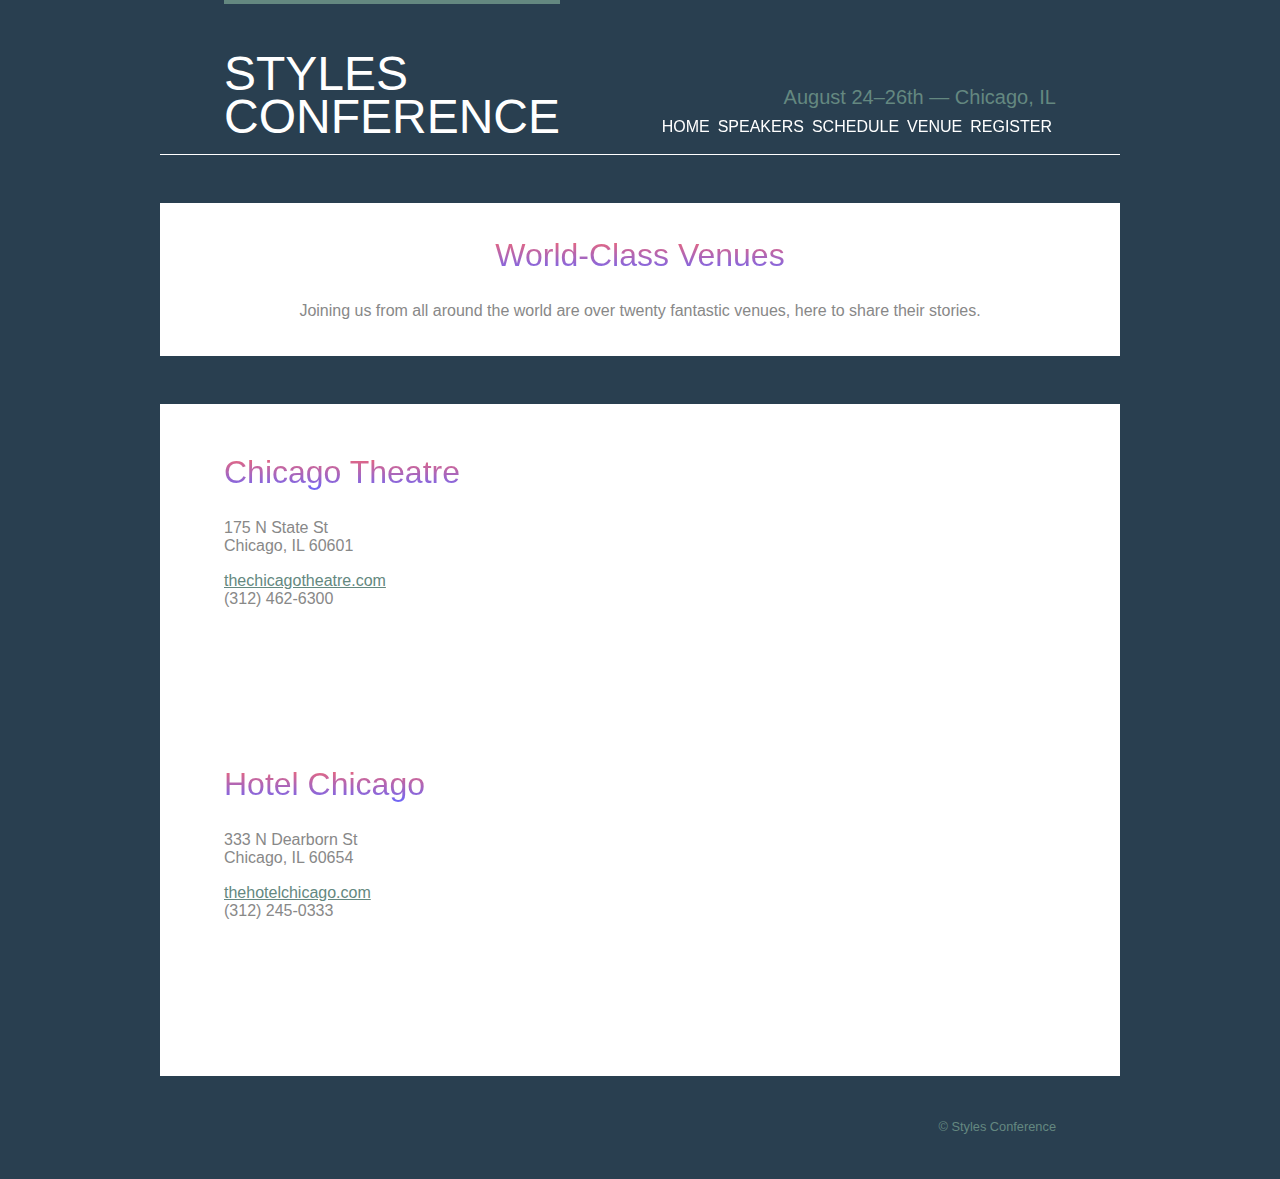
<file: venue.html>
<!DOCTYPE html>
<html lang="en">
	<head>
		<meta charset="utf-8">
		<title>Styles Conference</title>
		<link rel="stylesheet" href="assets/stylesheets/normalize.css">
		<link rel="stylesheet" href="assets/stylesheets/main.css">
	</head>
	<body>
		<header>
			<a class="logo" href="index.html"><h1 class="logo">Styles<br>Conference</h1></a>
			<div class="header-info">
				<h3 class="header-info-h">August 24&ndash;26th &mdash; Chicago, IL</h3>
				<nav class="primary-nav">
					<ul>
						<li><a href="index.html" hover="Home"><span>Home</span></a>
						<li><a href="speakers.html" hover="Speakers"><span>Speakers</span></a>
						<li><a href="schedule.html" hover="Schedule"><span>Schedule</span></a>
						<li><a href="venue.html" hover="Venue"><span>Venue</span></a>
						<li><a href="register.html" hover="Register"><span>Register</span></a>
					</ul>
				</nav>
			</div>
		</header>
                <section class="row row-alt">
                        <h2 class="wave">World-Class Venues</h2>
                        <p>Joining us from all around the world are over twenty fantastic venues, here to share their stories.</p>
                </section>
		<section class="row row-alt">
			<section class="venue-theatre">
				<div class="venue-info col-1-3">
					<h2 class="wave">Chicago Theatre</h2>
					<p>175 N State St<br>Chicago, IL 60601</p>
					<p><a href="http://thechicagotheatre.com/">thechicagotheatre.com</a><br>(312) 462-6300</p>
				</div>
				<iframe class="venue-map col-2-3" src="https://www.google.com/maps/embed?pb=!1m18!1m12!1m3!1d189723.18042188569!2d-87.9309057634382!3d42.01262089362438!2m3!1f0!2f0!3f0!3m2!1i1024!2i768!4f13.1!3m3!1m2!1s0x880e2ca55810a493%3A0x4700ddf60fcbfad6!2sThe%20Chicago%20Theatre!5e0!3m2!1sen!2sus!4v1664336018063!5m2!1sen!2sus" width="600" height="450" style="border:0;" allowfullscreen="" loading="lazy" referrerpolicy="no-referrer-when-downgrade"></iframe>
			</section>
			<section class="venue-hotel">
				<div class="venue-info col-1-3">
					<h2 class="wave">Hotel Chicago</h2>
					<p>333 N Dearborn St<br>Chicago, IL 60654</p>
					<p><a href="http://thehotelchicago.com/">thehotelchicago.com</a><br>(312) 245-0333</p>
				</div>
				<iframe class="venue-map col-2-3" src="https://www.google.com/maps/embed?pb=!1m18!1m12!1m3!1d2970.1948488688536!2d-87.63108418426215!3d41.888666472731295!2m3!1f0!2f0!3f0!3m2!1i1024!2i768!4f13.1!3m3!1m2!1s0x880e2cae21a12625%3A0x277f22d4b64d5732!2sHotel%20Chicago%20Downtown%2C%20Autograph%20Collection!5e0!3m2!1sen!2sus!4v1664336257748!5m2!1sen!2sus" width="600" height="450" style="border:0;" allowfullscreen="" loading="lazy" referrerpolicy="no-referrer-when-downgrade"></iframe>
			</section>
		</section>
		<footer>
			<small>&copy; Styles Conference</small>
		</footer>
	</body>
</html>
</file>
<file: assets/stylesheets/main.css>
/* Universal */

*,
*::before,
*::after {
	box-sizing: border-box;
}

		/* Main */

body {
	background: #293f50;
	color: #888;
	font-family: -apple-system, BlinkMacSystemFont, "Segoe UI", Helvetica, Arial, sans-serif;
	font-weight: 300;
	max-width: 960px;
	margin-inline: auto;
}

		/* Flex */

body > * {
	padding-inline: 4rem;
}

body > header:first-child {
	position: sticky;
	top: -2.75rem;
	padding-block-end: 1rem;
	border-block-end: 1px solid #fff;
	background: #293f50;
}

body > header:first-child,
body > footer:last-child {
	display: flex;
}

		/* Typography */

h1, h3, h4, h5, p {
	margin-block-end: 1.375em;
}

h1, h2, h3, h4 {
	color: #648880;
	line-height: 1.25;
	font-weight: normal;
}

h1 {
	font-size: 2.25em;
}

h2 {
	font-size: 1.5em;
}

h3 {
	font-size: 1.25em;
}

h4 {
	font-size: 1em;
}

h5 {
	color: #a9b2b9;
	font-size: 0.75em;
	font-weight: 400;
}

strong {
	font-weight: 400;
}

.wave {
	background: #648880;
	background: -webkit-linear-gradient(#ff6666, #6666ff);
	background: -moz-linear-gradient(#ff6666, #6666ff);
	background: linear-gradient(#ff6666, #6666ff);
	background-clip: text;
	-webkit-background-clip: text;
	color: transparent;
}

		/* Links */

a {
	color: #648880;
}

a.btn,
.teaser a,
header:first-child a,
nav a,
.speaker-socials a {
	text-decoration-line: none;
}

a:hover,
a:hover > h1,
a:hover > h3 {
	color: #648880;
}

		/* Buttons */

.btn {
	text-transform: uppercase;
	color: #fff;
	cursor: pointer;
	display: inline-block;
	border-radius: 0.3125em;
	margin: 0;
}

.btn-alt {
	border: 1px solid #dfe2e5;
	padding: 1em 2em;
}

.btn-alt:hover {
	background: #fff;
	color: #648880;
}

		/* Header */

a.logo {
	color: #fff;
}

a.logo:hover {
	color: #648880;
}

h1.logo {
	color: inherit;
	padding-block-start: 1em;
	border-block-start: 0.25rem solid #648880;
	margin: 0;
	text-transform: uppercase;
	font-size: 3em;
	line-height: 0.9;
	font-weight: 100;
}

.header-info {
	text-align: end;
	margin-inline-start: auto;
	margin-block-start: auto;
	margin-block-end: 0.125em;
}

.header-info-h {
	margin-block-start: 0;
	margin-block-end: 0.375em;
}

		/* Nav */

.primary-nav {
	display: flex;
}

.primary-nav a {
	color: #fff;
	padding: 0 0.25em;
	display: flex;
	justify-content: center;
}

.primary-nav a::before {
	content: attr(hover);
	text-transform: uppercase;
	font-weight: 800;
	line-height: 1;
	position: absolute;
	display: inline-block;
	transition: transform 1s cubic-bezier(0, 0.75, 0.25, 1);
	transform: rotateX(-90deg) translateZ(0.5em);
}

.primary-nav a:hover::before,
.primary-nav a:active::before {
	color: #648880;
	transform: rotateX(0deg) translateZ(0.5em);
}

.primary-nav a > span {
	text-transform: uppercase;
	line-height: 1;
	display: inline-block;
	transition: transform 1s cubic-bezier(0, 0.75, 0.25, 1);
	transform: rotateX(0deg) translateZ(0.5em);
}

.primary-nav a:hover > span,
.primary-nav a:active > span {
	color: #648880;
	transform: rotateX(90deg) translateZ(0.5em);
}

.primary-nav ul {
	padding: 0;
	margin: 0;
}

.primary-nav li {
	display: inline-block;
}

		/* Footer */

body > footer:last-child {
	color: #648880;
	padding-block: 44px;
	flex-direction: row-reverse;
}

		/* Rows */

.row {
	background: #fff;
}

header+.row-alt {
	text-align: center;
	padding-block: 2em;
}

.row-alt {
	margin-block-start: 3em;
	padding-block: 3em;
}

.row-alt h2 {
	white-space: nowrap;
	font-size: 2em;
	margin-block-start: 0;
}

.row p {
	margin-block-end: 0.25em;
}

.row-alt p {
	text-align: center;
}

.col-1-3 {
	flex: 1;
}

.col-2-3 {
	flex: 2;
}

		/* Home */

.hero {
	color: #fff;
	padding: 1em 5em 2em 5em;
	text-align: center;
}

.hero > h2 {
    font-size: 2.25em;
    font-weight: 200;
    margin-block-end: 0;
}

.hero > p {
    font-size: 1.5em;
    margin-block-start: 0;
    line-height: 1.5;
    font-weight: 200;
}

.row-decoration,
.row-decoration-gap,
.teaser {
	border-start-start-radius: 2em 7em;
	border-start-end-radius: 2em 7em;
	border-end-start-radius: 2em 7em;
	border-end-end-radius: 2em 7em;
}

.row-decoration {
	background-color: #fff;
	padding-inline: 0.5em;
}

.row-decoration-gap {
	background-color: #293f50;
	padding-inline: 0.809em; /* Golden ratio * 0.5 */
}

.row-decoration-gap .row-decoration-gap {
	padding-inline: 0.809em;
	padding-block: 0;
	margin-inline: -1em;
}

.row-decoration-gap .row-decoration-gap > section {
	padding-inline: 0;
	padding-block: 1.5em;
}

.teaser {
	background: #fff;
	display: flex;
}

.teaser > section {
	text-align: center;
	padding-inline: 0.809em;
	padding-block: 1.5em;
	flex: 200px;
}

.teaser h3 {
	margin-block-end: 1em;
}

.hover-container:hover p {
	transform: translate(-150%, -50%) rotateY(-90deg);
}

.hover-container h3 {
	color: #648880;
	transition: 1s;
}

.hover-container:hover h3 {
	color: transparent;
	font-weight: 900;
}

.hover-img {
	height: 10em;
	perspective: 250px;
}

.hover-img p {
	top: 50%;
	left: 50%;
	width: 250px;
	margin: 0;
	position: absolute;
	transition: 1s cubic-bezier(0.68, -0.55, 0.27, 1.55);
	transform-origin: right;
	transform-style: preserve-3d;
	transform: translate(-50%, -50%);
	backface-visibility: hidden;
}

.hover-img img {
	position: absolute;
	width: 75%;
	top: -50%;
	left: 100%;
	transform-origin: left;
	transform: rotateY(90deg) translateX(16.667%); /* (left - width) / 2 / width */
	backface-visibility: hidden;
	border-start-start-radius: 2em 7em;
	border-start-end-radius: 2em 7em;
	border-end-start-radius: 2em 7em;
	border-end-end-radius: 2em 7em;
	image-rendering: pixelated;
}

		/* Speakers */

.speaker {
	display: flex;
	padding-inline: 0;
}

.speaker-info {
	margin-inline: 0 1.5em;
}

.speaker-info h2 {
	margin: 0;
}

.speaker-info h5 {
	margin-block-start: 0.5em;
	text-transform: uppercase;
}

.speaker-info p {
	text-align: left;
	margin-block: 1em;
}

.speaker-socials {
	padding-block-end: 1em;
	border: 1px solid #a9b2b9;
	border-start-start-radius: 2em 7em;
	border-start-end-radius: 2em 7em;
	border-end-start-radius: 2em 7em;
	border-end-end-radius: 2em 7em;
	margin-block-start: 4em;
	margin-inline: 1.5em 0;
	text-align: center;
}

.speaker-socials img {
	border: 1px solid #a9b2b9;
	margin-block-start: -2px;
	margin-inline: -10px; /* Centers img */
	width: 101%; /* Gets rid of tiny gap */
	border-start-start-radius: 2em 7em;
	border-start-end-radius: 2em 7em;
	border-end-start-radius: 2em 7em;
	border-end-end-radius: 2em 7em;
}

.speaker-socials ul {
	list-style-type: none;
	padding-inline-start: 0;
}

		/* Schedule */

table {
	margin-bottom: 2em;
	width: 100%;
}

table a {
	text-decoration-line: none;
	color: #888;
}

table a:hover {
	color: #a9b2b9;
}

table:last-child {
	margin-bottom: 0;
}

th,
td {
	padding-bottom: 1.5em;
	vertical-align: top;
	font-weight: 200;
}

th {
	padding-right: 3em;
	text-align: right;
	width: 20%;
}

td {
	width: 40%;
}

thead {
	line-height: 3em;
}

thead th {
	color: #648880;
	font-size: 24px;
	font-weight: 200;
	padding-block-end: 0;
}

thead td {
	padding-block-end: 1em;
}

tbody th {
	color: #a9b2b9;
	font-size: 14px;
	font-weight: 400;
	padding-top: 1.5em;
	text-transform: uppercase;
}

tbody td {
	border-top: 1px solid #dfe2e5;
	padding-top: 1.5em;
}

tbody td:first-of-type {
	padding-right: 1em;
}

tbody td:last-of-type {
	padding-left: 1em;
}

tbody td:only-of-type {
	padding-left: 0;
	padding-right: 0;
}

table h4 {
	margin: 0;
}

.schedule-offset {
	color: #a9b2b9;
}

		/* Venue */

.venue-theatre {
	display: flex;
	padding-block-end: 3em;
}

.venue-hotel {
	display: flex;
}

.venue-info p {
	text-align: start;
}

.venue-map {
	height: 264px;
}

		/* Register */

.register {
	display: flex;
}

.register p {
	text-align: left;
	padding-inline-end: 3em;
}

.why-attend {
	list-style: square;
	margin: 0 0 1em 2em;
}

.form {
	margin-block-end: 2em;
}

.register-group {
	border: none;
	padding: 0;
	margin: 0;
}

.register-group label {
	color: #648880;
	cursor: default;
}

.register-group input,
.register-group select,
.register-group textarea {
	border: 1px solid #c6c9cc;
	border-radius: 5px;
	color: #888;
	display: block;
	margin: 0.25em 0 2em 0;
	padding: 0.25em 0.5em;
}

.register-group input,
.register-group textarea {
	width: 100%;
}

.register-group textarea {
	height: 6em;
}

.btn-default {
	border: 0;
	background: #648880;
	padding: 11px 30px;
	font-size: 14px;
}

.btn-default:hover {
	background: #77a198;
}
</file>
